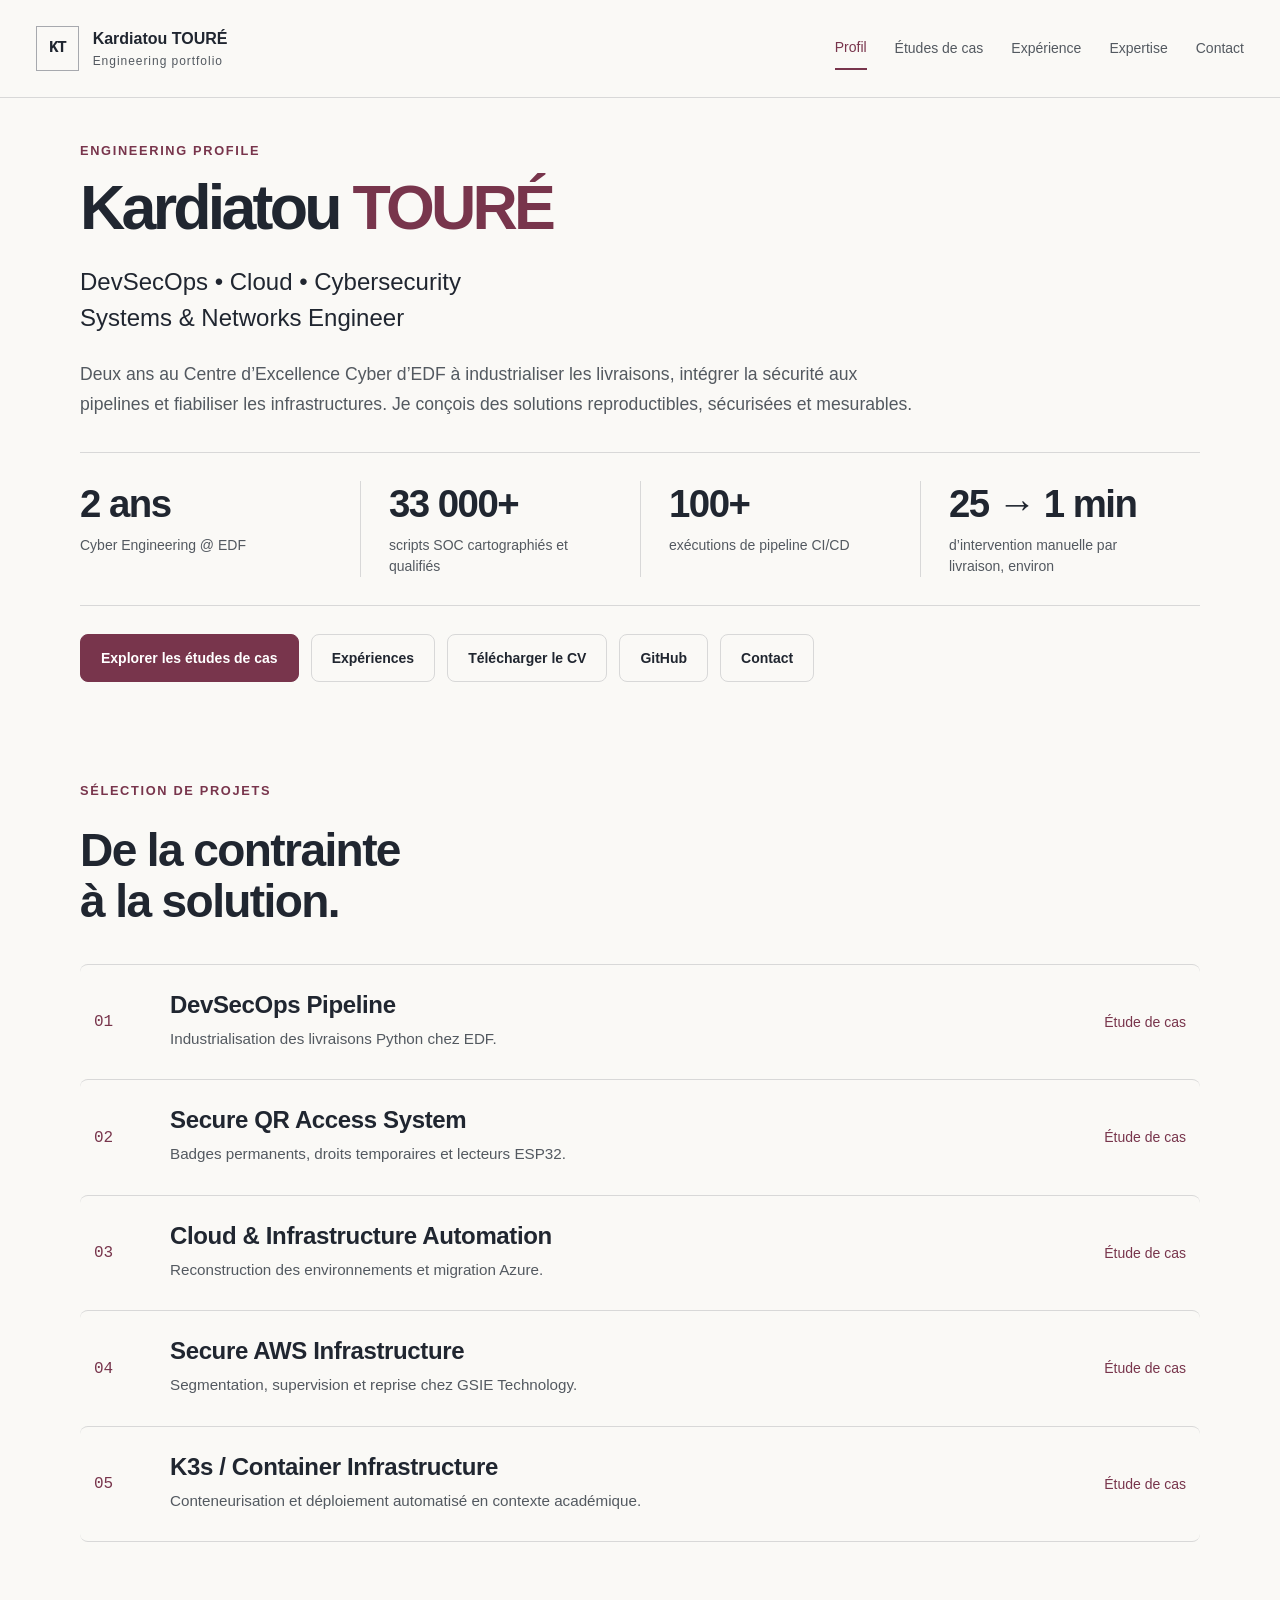
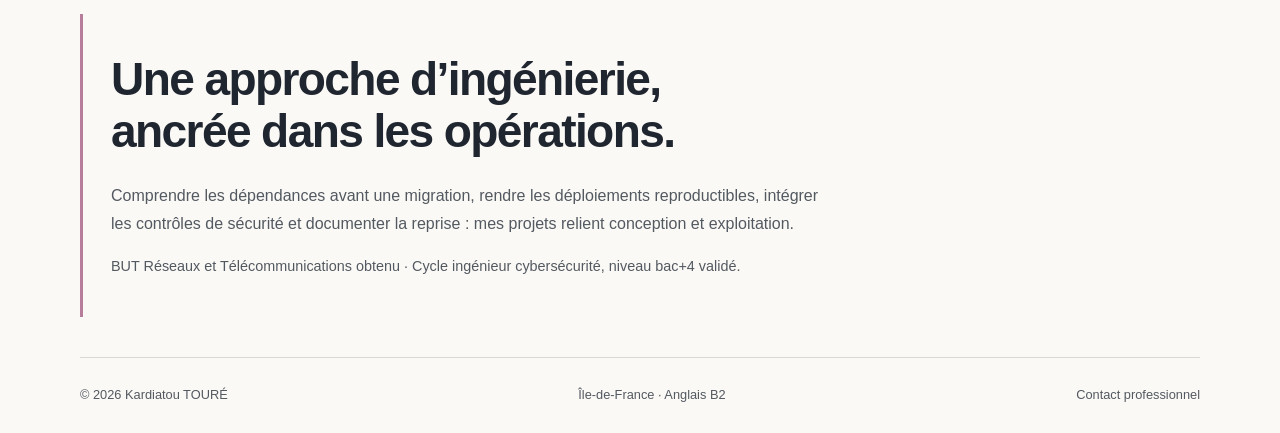
<file: index.html>
<!doctype html><html lang="fr"><head><meta charset="utf-8"><meta name="viewport" content="width=device-width, initial-scale=1"><title>DevSecOps · Cloud · Systèmes et réseaux | Kardiatou TOURÉ</title><meta name="description" content="Portfolio de Kardiatou TOURÉ : DevSecOps, cloud, cybersécurité et systèmes et réseaux. Missions, architectures et études de cas."><meta name="theme-color" content="#0c1420"><link rel="stylesheet" href="design.css"><link rel="icon" href="data:image/svg+xml,%3Csvg xmlns='http://www.w3.org/2000/svg' viewBox='0 0 64 64'%3E%3Crect width='64' height='64' rx='8' fill='%230c1420'/%3E%3Ctext x='9' y='43' fill='%2390dcd4' font-family='Arial' font-size='30' font-weight='bold'%3EKT%3C/text%3E%3C/svg%3E"></head><body><a class="skip" href="#main">Aller au contenu</a><header class="header"><a class="brand" href="index.html"><span class="monogram">KT</span><span>Kardiatou TOURÉ<small>Engineering portfolio</small></span></a><nav aria-label="Navigation principale"><a href="index.html" aria-current="page">Profil</a><a href="projects.html">Études de cas</a><a href="experience.html">Expérience</a><a href="expertise.html">Expertise</a><a href="contact.html">Contact</a></nav></header><main class="wrap" id="main"><section class="executive"><p class="eyebrow">ENGINEERING PROFILE</p><h1>Kardiatou<br> <span>TOURÉ</span></h1><p class="position">DevSecOps • Cloud • Cybersecurity<span class="position-line">Systems &amp; Networks Engineer</span></p><p class="lead">Deux ans au Centre d’Excellence Cyber d’EDF à industrialiser les livraisons, intégrer la sécurité aux pipelines et fiabiliser les infrastructures. Je conçois des solutions reproductibles, sécurisées et mesurables.</p><div class="proofs"><div><strong>2 ans</strong><span>Cyber Engineering @ EDF</span></div><div><strong>33 000+</strong><span>scripts SOC cartographiés et qualifiés</span></div><div><strong>100+</strong><span>exécutions de pipeline CI/CD</span></div><div><strong>25 → 1 min</strong><span>d’intervention manuelle par livraison, environ</span></div></div><div class="actions"><a class="button primary" href="projects.html">Explorer les études de cas</a><a class="button secondary" href="experience.html">Expériences</a><a class="button secondary" href="CV_Kardiatou_TOURE.pdf">Télécharger le CV</a><a class="button secondary" href="https://github.com/kardiatou0">GitHub</a><a class="button secondary" href="contact.html">Contact</a></div></section><section class="section" id="projets"><div class="section-head"><p class="eyebrow">SÉLECTION DE PROJETS</p><h2>De la contrainte<br>à la solution.</h2></div><div class="project-index"><a class="index-row" href="projects.html#edf"><span class="number">01</span><div><h3>DevSecOps Pipeline</h3><p>Industrialisation des livraisons Python chez EDF.</p></div><span class="row-action">Étude de cas</span></a><a class="index-row" href="projects.html#qr"><span class="number">02</span><div><h3>Secure QR Access System</h3><p>Badges permanents, droits temporaires et lecteurs ESP32.</p></div><span class="row-action">Étude de cas</span></a><a class="index-row" href="projects.html#cloud"><span class="number">03</span><div><h3>Cloud & Infrastructure Automation</h3><p>Reconstruction des environnements et migration Azure.</p></div><span class="row-action">Étude de cas</span></a><a class="index-row" href="projects.html#gsie"><span class="number">04</span><div><h3>Secure AWS Infrastructure</h3><p>Segmentation, supervision et reprise chez GSIE Technology.</p></div><span class="row-action">Étude de cas</span></a><a class="index-row" href="projects.html#k3s"><span class="number">05</span><div><h3>K3s / Container Infrastructure</h3><p>Conteneurisation et déploiement automatisé en contexte académique.</p></div><span class="row-action">Étude de cas</span></a></div></section><section class="profile-note"><h2>Une approche d’ingénierie,<br>ancrée dans les opérations.</h2><p>Comprendre les dépendances avant une migration, rendre les déploiements reproductibles, intégrer les contrôles de sécurité et documenter la reprise : mes projets relient conception et exploitation.</p><p class="muted">BUT Réseaux et Télécommunications obtenu · Cycle ingénieur cybersécurité, niveau bac+4 validé.</p></section></main><footer class="footer wrap"><span>© 2026 Kardiatou TOURÉ</span><span>Île-de-France · Anglais B2</span><a href="contact.html">Contact professionnel</a></footer></body></html>
</file>
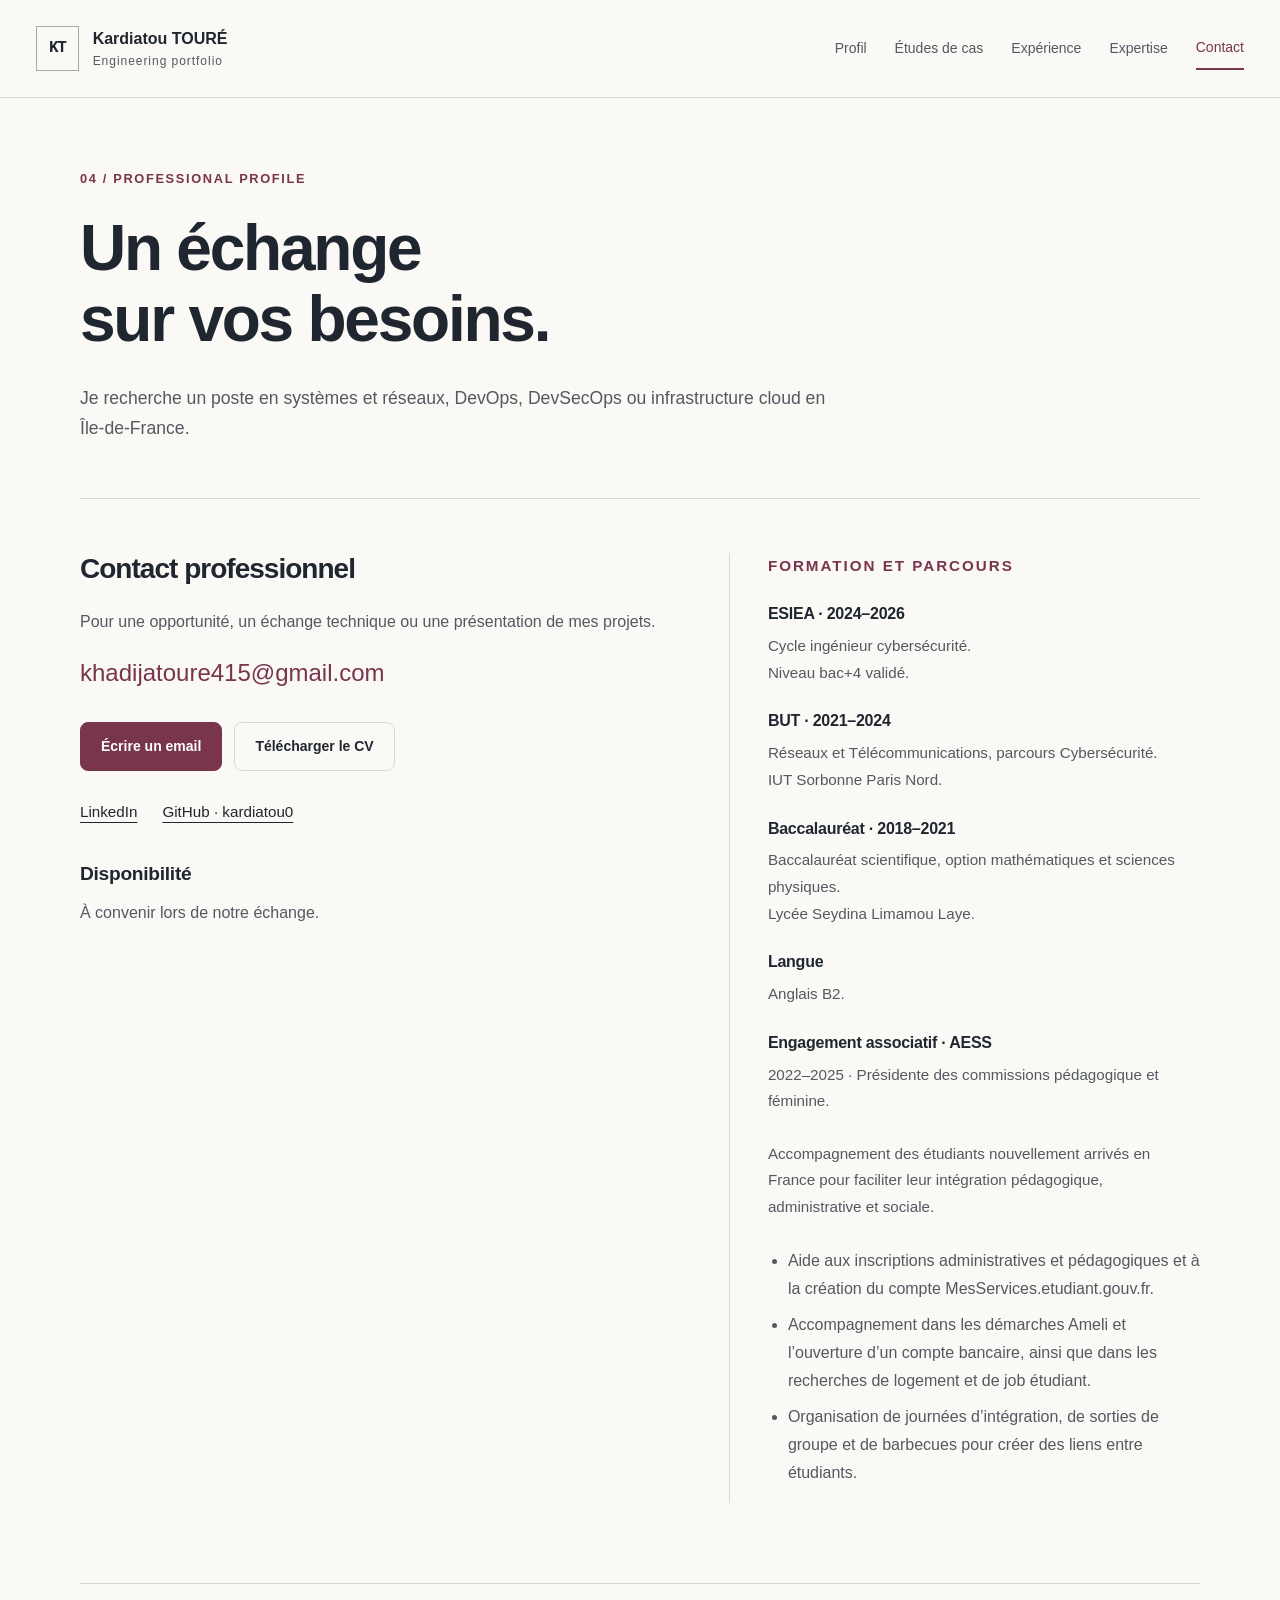
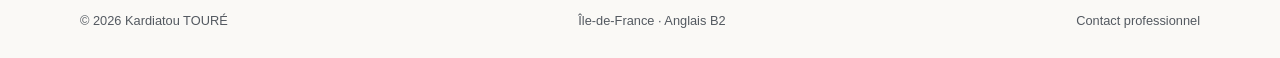
<file: contact.html>
<!doctype html><html lang="fr"><head><meta charset="utf-8"><meta name="viewport" content="width=device-width, initial-scale=1"><title>Contact et profil professionnel | Kardiatou TOURÉ</title><meta name="description" content="Contacter Kardiatou TOURÉ, télécharger son CV et retrouver ses profils LinkedIn et GitHub."><meta name="theme-color" content="#0c1420"><link rel="stylesheet" href="design.css"><link rel="icon" href="data:image/svg+xml,%3Csvg xmlns='http://www.w3.org/2000/svg' viewBox='0 0 64 64'%3E%3Crect width='64' height='64' rx='8' fill='%230c1420'/%3E%3Ctext x='9' y='43' fill='%2390dcd4' font-family='Arial' font-size='30' font-weight='bold'%3EKT%3C/text%3E%3C/svg%3E"></head><body><a class="skip" href="#main">Aller au contenu</a><header class="header"><a class="brand" href="index.html"><span class="monogram">KT</span><span>Kardiatou TOURÉ<small>Engineering portfolio</small></span></a><nav aria-label="Navigation principale"><a href="index.html">Profil</a><a href="projects.html">Études de cas</a><a href="experience.html">Expérience</a><a href="expertise.html">Expertise</a><a href="contact.html" aria-current="page">Contact</a></nav></header><main class="wrap" id="main"><div class="page-heading"><p class="eyebrow">04 / PROFESSIONAL PROFILE</p><h1>Un échange<br>sur vos besoins.</h1><p class="lead">Je recherche un poste en systèmes et réseaux, DevOps, DevSecOps ou infrastructure cloud en Île-de-France.</p></div><div class="contact-grid"><section class="contact-main"><h2>Contact professionnel</h2><p>Pour une opportunité, un échange technique ou une présentation de mes projets.</p><a class="email" href="mailto:khadijatoure415@gmail.com">khadijatoure415@gmail.com</a><div class="actions"><a class="button primary" href="mailto:khadijatoure415@gmail.com">Écrire un email</a><a class="button secondary" href="CV_Kardiatou_TOURE.pdf">Télécharger le CV</a></div><div class="social-links"><a href="https://www.linkedin.com/in/kardiatou-toure" target="_blank" rel="noopener noreferrer">LinkedIn</a><a href="https://github.com/kardiatou0" target="_blank" rel="noopener noreferrer">GitHub · kardiatou0</a></div><h3>Disponibilité</h3><p>À convenir lors de notre échange.</p></section><aside class="professional"><p class="eyebrow">FORMATION ET PARCOURS</p><h3>ESIEA · 2024–2026</h3><p>Cycle ingénieur cybersécurité.<br>Niveau bac+4 validé.</p><h3>BUT · 2021–2024</h3><p>Réseaux et Télécommunications, parcours Cybersécurité.<br>IUT Sorbonne Paris Nord.</p><h3>Baccalauréat · 2018–2021</h3><p>Baccalauréat scientifique, option mathématiques et sciences physiques.<br>Lycée Seydina Limamou Laye.</p><h3>Langue</h3><p>Anglais B2.</p><h3>Engagement associatif · AESS</h3><p>2022–2025 · Présidente des commissions pédagogique et féminine.</p><p>Accompagnement des étudiants nouvellement arrivés en France pour faciliter leur intégration pédagogique, administrative et sociale.</p><ul><li>Aide aux inscriptions administratives et pédagogiques et à la création du compte MesServices.etudiant.gouv.fr.</li><li>Accompagnement dans les démarches Ameli et l’ouverture d’un compte bancaire, ainsi que dans les recherches de logement et de job étudiant.</li><li>Organisation de journées d’intégration, de sorties de groupe et de barbecues pour créer des liens entre étudiants.</li></ul></aside></div></main><footer class="footer wrap"><span>© 2026 Kardiatou TOURÉ</span><span>Île-de-France · Anglais B2</span><a href="contact.html">Contact professionnel</a></footer></body></html>
</file>
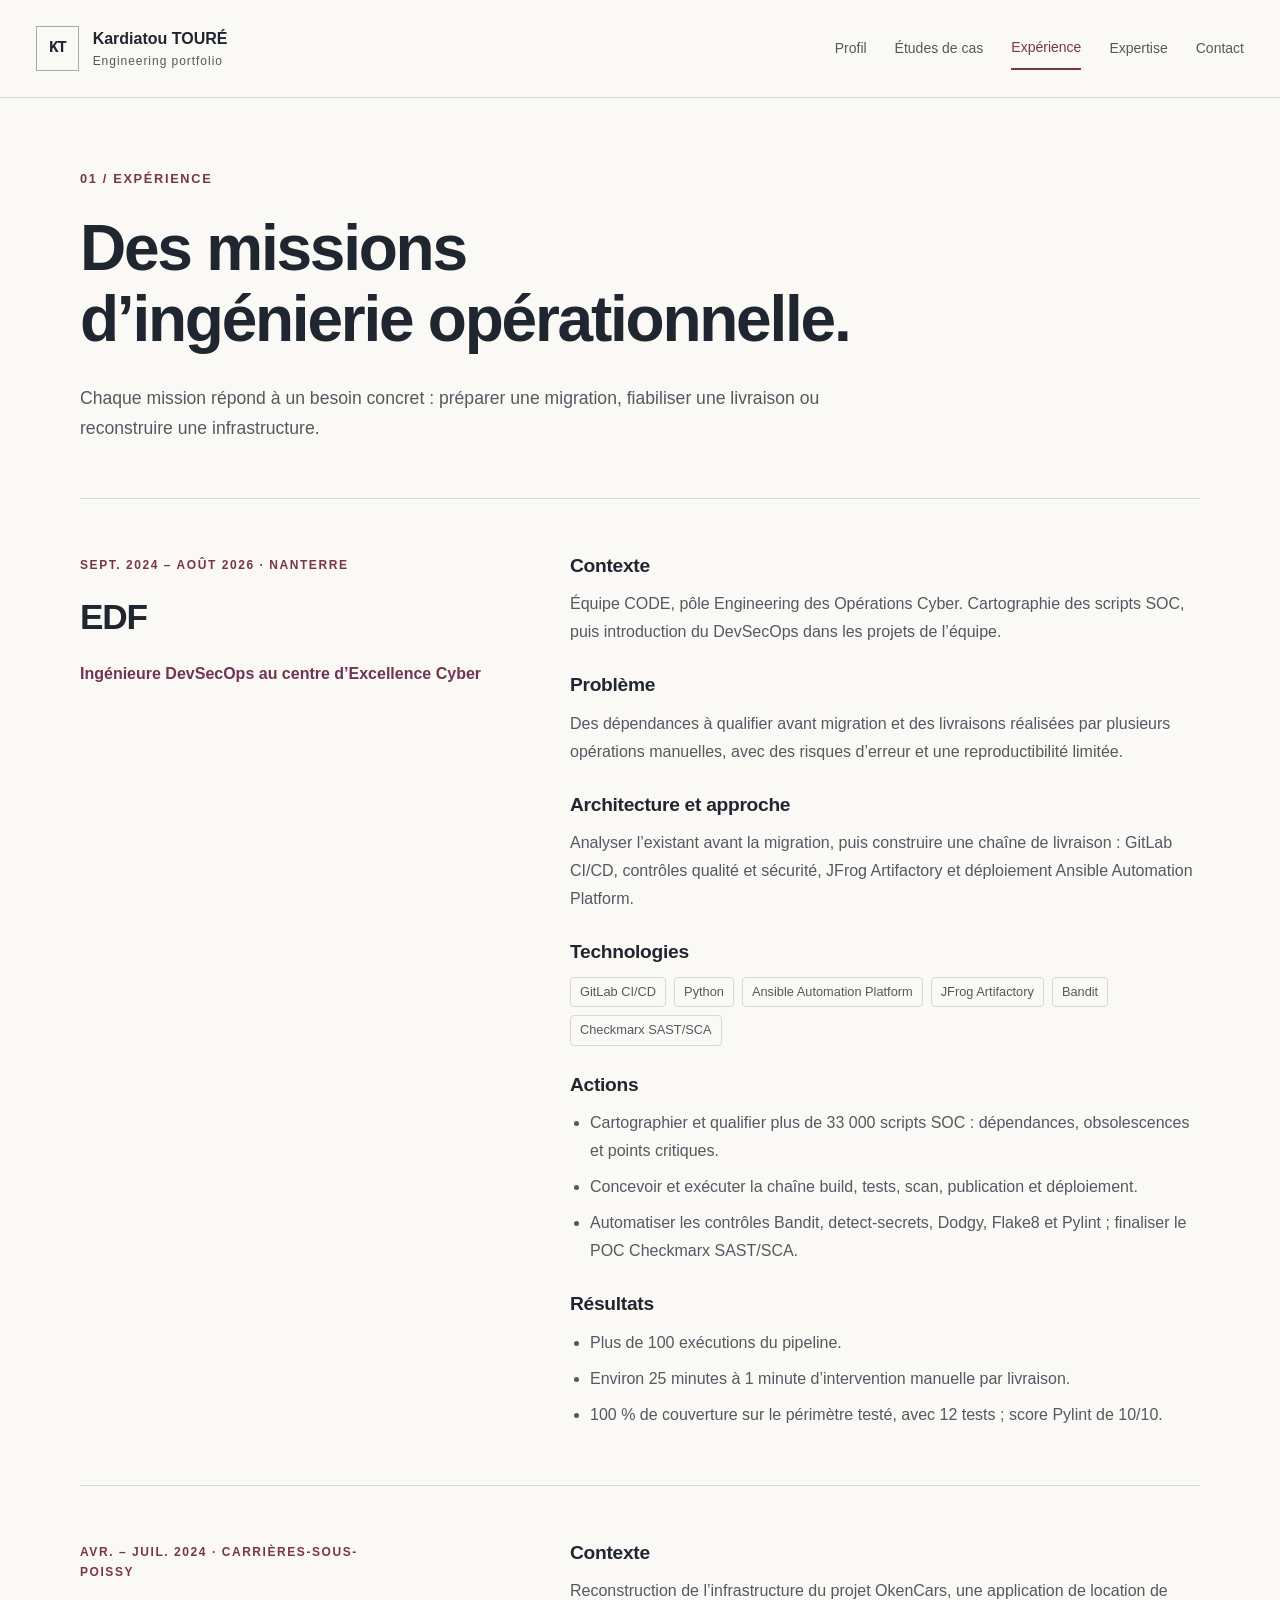
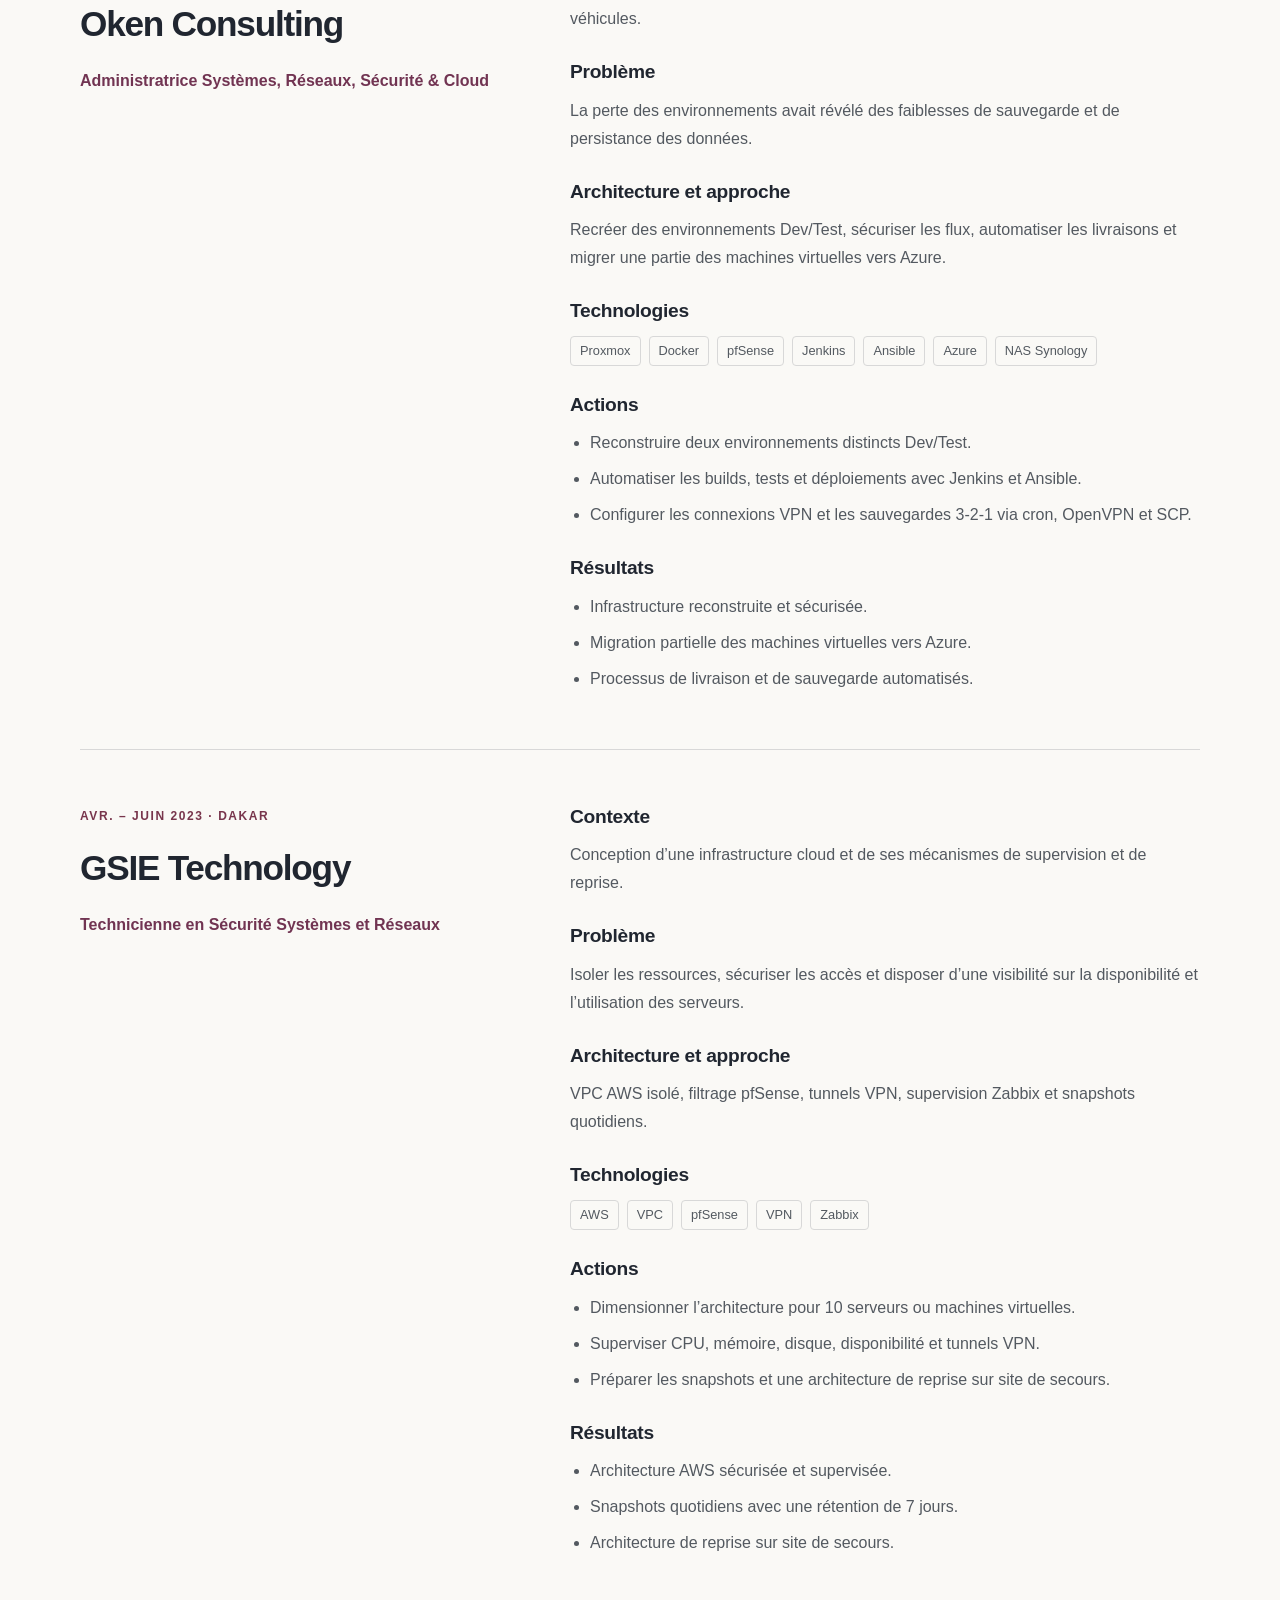
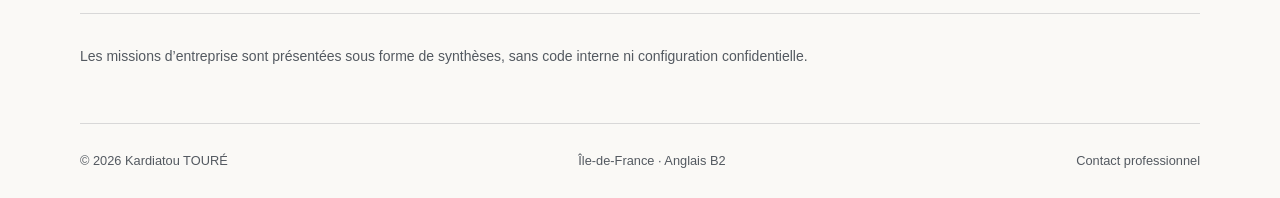
<file: experience.html>
<!doctype html><html lang="fr"><head><meta charset="utf-8"><meta name="viewport" content="width=device-width, initial-scale=1"><title>Expérience | Kardiatou TOURÉ</title><meta name="description" content="Missions EDF, Oken Consulting et GSIE : contexte, problème, approche technique, actions et résultats."><meta name="theme-color" content="#0c1420"><link rel="stylesheet" href="design.css"><link rel="icon" href="data:image/svg+xml,%3Csvg xmlns='http://www.w3.org/2000/svg' viewBox='0 0 64 64'%3E%3Crect width='64' height='64' rx='8' fill='%230c1420'/%3E%3Ctext x='9' y='43' fill='%2390dcd4' font-family='Arial' font-size='30' font-weight='bold'%3EKT%3C/text%3E%3C/svg%3E"></head><body><a class="skip" href="#main">Aller au contenu</a><header class="header"><a class="brand" href="index.html"><span class="monogram">KT</span><span>Kardiatou TOURÉ<small>Engineering portfolio</small></span></a><nav aria-label="Navigation principale"><a href="index.html">Profil</a><a href="projects.html">Études de cas</a><a href="experience.html" aria-current="page">Expérience</a><a href="expertise.html">Expertise</a><a href="contact.html">Contact</a></nav></header><main class="wrap" id="main"><div class="page-heading"><p class="eyebrow">01 / EXPÉRIENCE</p><h1>Des missions<br>d’ingénierie opérationnelle.</h1><p class="lead">Chaque mission répond à un besoin concret : préparer une migration, fiabiliser une livraison ou reconstruire une infrastructure.</p></div><article class="mission" id="edf"><div class="mission-title"><p class="eyebrow">SEPT. 2024 – AOÛT 2026 · NANTERRE</p><h2>EDF</h2><p>Ingénieure DevSecOps au centre d’Excellence Cyber</p></div><div class="mission-body"><div><h3>Contexte</h3><p>Équipe CODE, pôle Engineering des Opérations Cyber. Cartographie des scripts SOC, puis introduction du DevSecOps dans les projets de l’équipe.</p></div><div><h3>Problème</h3><p>Des dépendances à qualifier avant migration et des livraisons réalisées par plusieurs opérations manuelles, avec des risques d’erreur et une reproductibilité limitée.</p></div><div><h3>Architecture et approche</h3><p>Analyser l’existant avant la migration, puis construire une chaîne de livraison : GitLab CI/CD, contrôles qualité et sécurité, JFrog Artifactory et déploiement Ansible Automation Platform.</p></div><div><h3>Technologies</h3><div class="tags"><span>GitLab CI/CD</span><span>Python</span><span>Ansible Automation Platform</span><span>JFrog Artifactory</span><span>Bandit</span><span>Checkmarx SAST/SCA</span></div></div><div><h3>Actions</h3><ul><li>Cartographier et qualifier plus de 33 000 scripts SOC : dépendances, obsolescences et points critiques.</li><li>Concevoir et exécuter la chaîne build, tests, scan, publication et déploiement.</li><li>Automatiser les contrôles Bandit, detect-secrets, Dodgy, Flake8 et Pylint ; finaliser le POC Checkmarx SAST/SCA.</li></ul></div><div><h3>Résultats</h3><ul><li>Plus de 100 exécutions du pipeline.</li><li>Environ 25 minutes à 1 minute d’intervention manuelle par livraison.</li><li>100 % de couverture sur le périmètre testé, avec 12 tests ; score Pylint de 10/10.</li></ul></div></div></article><article class="mission" id="oken"><div class="mission-title"><p class="eyebrow">AVR. – JUIL. 2024 · CARRIÈRES-SOUS-POISSY</p><h2>Oken Consulting</h2><p>Administratrice Systèmes, Réseaux, Sécurité &amp; Cloud</p></div><div class="mission-body"><div><h3>Contexte</h3><p>Reconstruction de l’infrastructure du projet OkenCars, une application de location de véhicules.</p></div><div><h3>Problème</h3><p>La perte des environnements avait révélé des faiblesses de sauvegarde et de persistance des données.</p></div><div><h3>Architecture et approche</h3><p>Recréer des environnements Dev/Test, sécuriser les flux, automatiser les livraisons et migrer une partie des machines virtuelles vers Azure.</p></div><div><h3>Technologies</h3><div class="tags"><span>Proxmox</span><span>Docker</span><span>pfSense</span><span>Jenkins</span><span>Ansible</span><span>Azure</span><span>NAS Synology</span></div></div><div><h3>Actions</h3><ul><li>Reconstruire deux environnements distincts Dev/Test.</li><li>Automatiser les builds, tests et déploiements avec Jenkins et Ansible.</li><li>Configurer les connexions VPN et les sauvegardes 3-2-1 via cron, OpenVPN et SCP.</li></ul></div><div><h3>Résultats</h3><ul><li>Infrastructure reconstruite et sécurisée.</li><li>Migration partielle des machines virtuelles vers Azure.</li><li>Processus de livraison et de sauvegarde automatisés.</li></ul></div></div></article><article class="mission" id="gsie"><div class="mission-title"><p class="eyebrow">AVR. – JUIN 2023 · DAKAR</p><h2>GSIE Technology</h2><p>Technicienne en Sécurité Systèmes et Réseaux</p></div><div class="mission-body"><div><h3>Contexte</h3><p>Conception d’une infrastructure cloud et de ses mécanismes de supervision et de reprise.</p></div><div><h3>Problème</h3><p>Isoler les ressources, sécuriser les accès et disposer d’une visibilité sur la disponibilité et l’utilisation des serveurs.</p></div><div><h3>Architecture et approche</h3><p>VPC AWS isolé, filtrage pfSense, tunnels VPN, supervision Zabbix et snapshots quotidiens.</p></div><div><h3>Technologies</h3><div class="tags"><span>AWS</span><span>VPC</span><span>pfSense</span><span>VPN</span><span>Zabbix</span></div></div><div><h3>Actions</h3><ul><li>Dimensionner l’architecture pour 10 serveurs ou machines virtuelles.</li><li>Superviser CPU, mémoire, disque, disponibilité et tunnels VPN.</li><li>Préparer les snapshots et une architecture de reprise sur site de secours.</li></ul></div><div><h3>Résultats</h3><ul><li>Architecture AWS sécurisée et supervisée.</li><li>Snapshots quotidiens avec une rétention de 7 jours.</li><li>Architecture de reprise sur site de secours.</li></ul></div></div></article><div class="endnote">Les missions d’entreprise sont présentées sous forme de synthèses, sans code interne ni configuration confidentielle.</div></main><footer class="footer wrap"><span>© 2026 Kardiatou TOURÉ</span><span>Île-de-France · Anglais B2</span><a href="contact.html">Contact professionnel</a></footer></body></html>
</file>
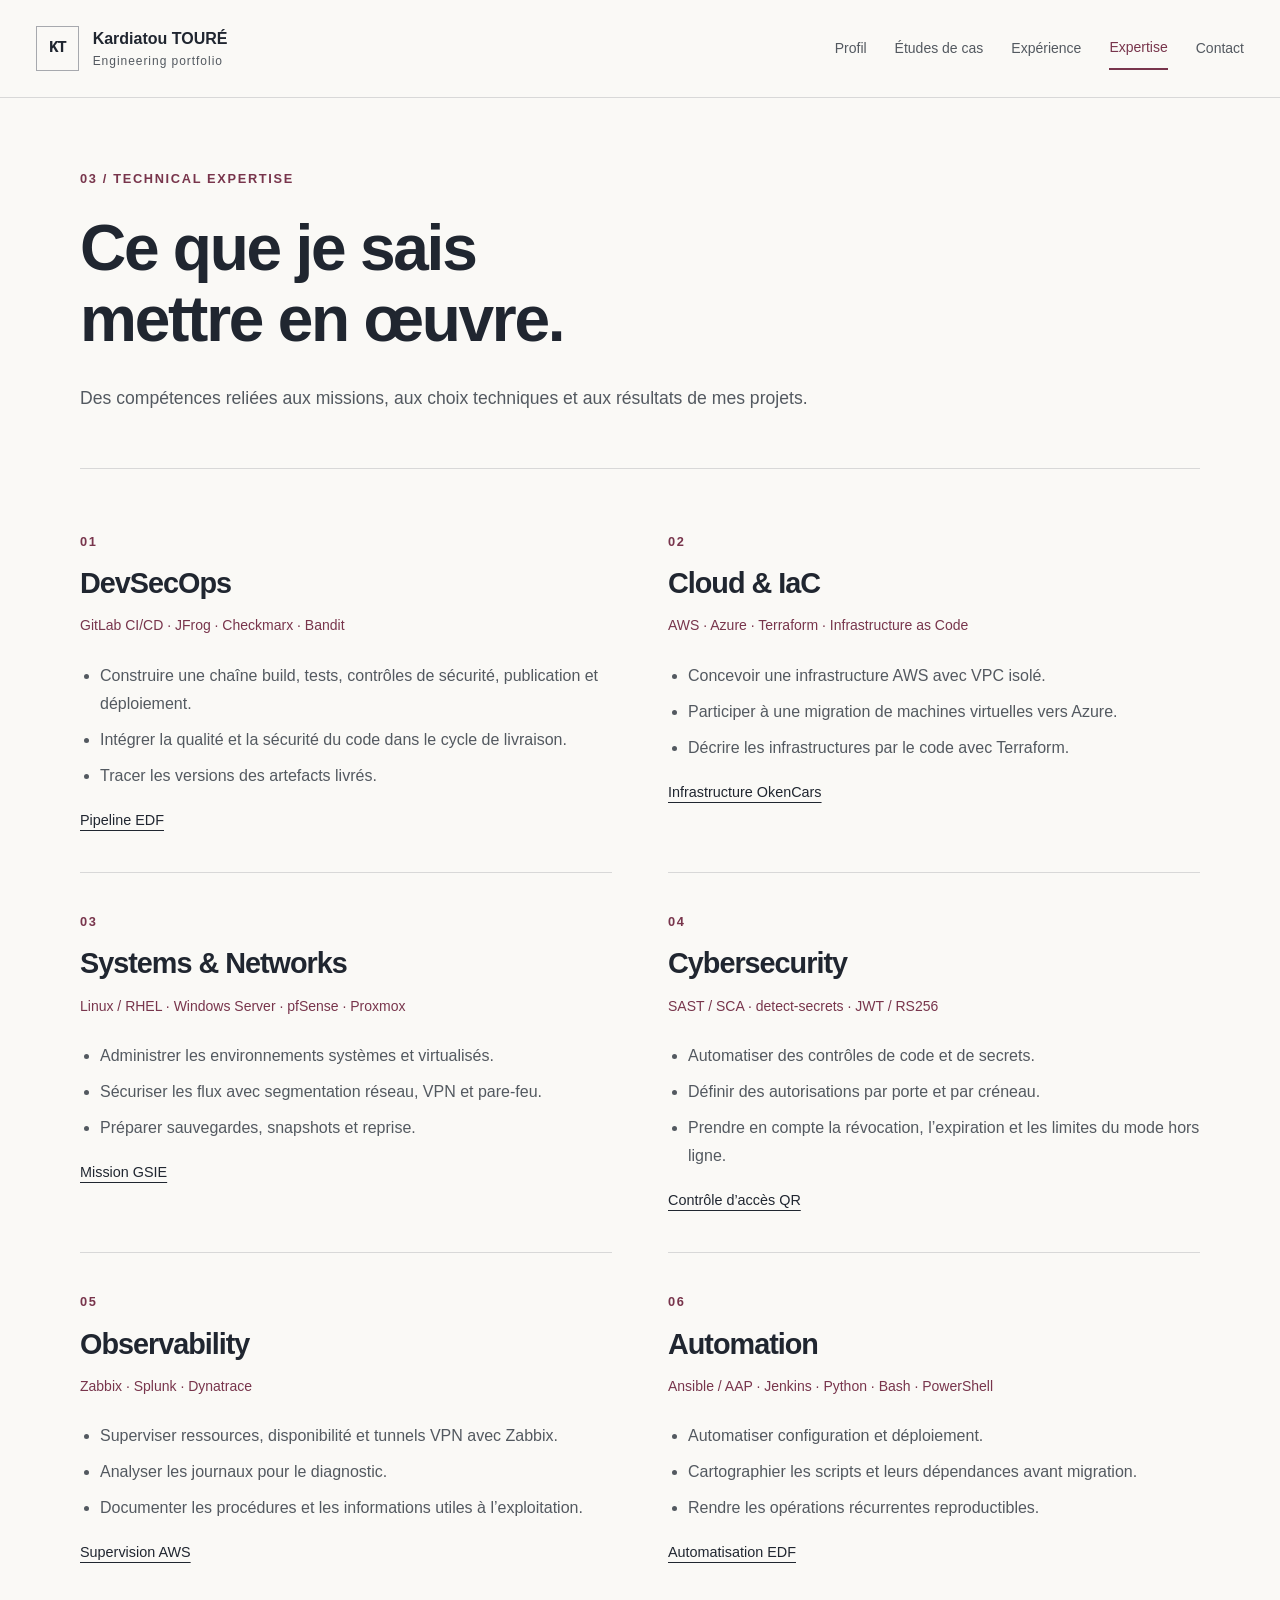
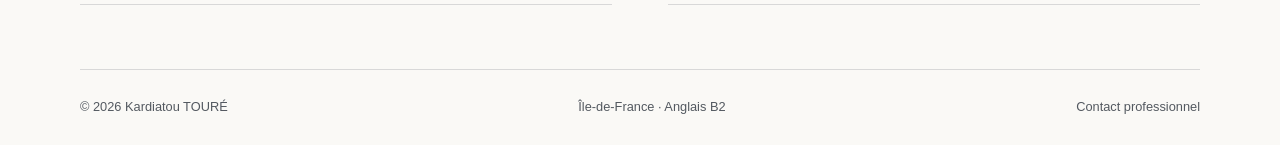
<file: expertise.html>
<!doctype html><html lang="fr"><head><meta charset="utf-8"><meta name="viewport" content="width=device-width, initial-scale=1"><title>Expertise technique | Kardiatou TOURÉ</title><meta name="description" content="Expertise en DevSecOps, cloud et IaC, systèmes et réseaux, cybersécurité, observabilité et automatisation."><meta name="theme-color" content="#0c1420"><link rel="stylesheet" href="design.css"><link rel="icon" href="data:image/svg+xml,%3Csvg xmlns='http://www.w3.org/2000/svg' viewBox='0 0 64 64'%3E%3Crect width='64' height='64' rx='8' fill='%230c1420'/%3E%3Ctext x='9' y='43' fill='%2390dcd4' font-family='Arial' font-size='30' font-weight='bold'%3EKT%3C/text%3E%3C/svg%3E"></head><body><a class="skip" href="#main">Aller au contenu</a><header class="header"><a class="brand" href="index.html"><span class="monogram">KT</span><span>Kardiatou TOURÉ<small>Engineering portfolio</small></span></a><nav aria-label="Navigation principale"><a href="index.html">Profil</a><a href="projects.html">Études de cas</a><a href="experience.html">Expérience</a><a href="expertise.html" aria-current="page">Expertise</a><a href="contact.html">Contact</a></nav></header><main class="wrap" id="main"><div class="page-heading"><p class="eyebrow">03 / TECHNICAL EXPERTISE</p><h1>Ce que je sais<br>mettre en œuvre.</h1><p class="lead">Des compétences reliées aux missions, aux choix techniques et aux résultats de mes projets.</p></div><div class="expertise-grid"><article class="expertise-card"><p class="eyebrow">01</p><h2>DevSecOps</h2><p class="tool-line">GitLab CI/CD · JFrog · Checkmarx · Bandit</p><ul><li>Construire une chaîne build, tests, contrôles de sécurité, publication et déploiement.</li><li>Intégrer la qualité et la sécurité du code dans le cycle de livraison.</li><li>Tracer les versions des artefacts livrés.</li></ul><a class="text-link" href="projects.html#edf">Pipeline EDF</a></article><article class="expertise-card"><p class="eyebrow">02</p><h2>Cloud & IaC</h2><p class="tool-line">AWS · Azure · Terraform · Infrastructure as Code</p><ul><li>Concevoir une infrastructure AWS avec VPC isolé.</li><li>Participer à une migration de machines virtuelles vers Azure.</li><li>Décrire les infrastructures par le code avec Terraform.</li></ul><a class="text-link" href="projects.html#cloud">Infrastructure OkenCars</a></article><article class="expertise-card"><p class="eyebrow">03</p><h2>Systems & Networks</h2><p class="tool-line">Linux / RHEL · Windows Server · pfSense · Proxmox</p><ul><li>Administrer les environnements systèmes et virtualisés.</li><li>Sécuriser les flux avec segmentation réseau, VPN et pare-feu.</li><li>Préparer sauvegardes, snapshots et reprise.</li></ul><a class="text-link" href="experience.html#gsie">Mission GSIE</a></article><article class="expertise-card"><p class="eyebrow">04</p><h2>Cybersecurity</h2><p class="tool-line">SAST / SCA · detect-secrets · JWT / RS256</p><ul><li>Automatiser des contrôles de code et de secrets.</li><li>Définir des autorisations par porte et par créneau.</li><li>Prendre en compte la révocation, l’expiration et les limites du mode hors ligne.</li></ul><a class="text-link" href="projects.html#qr">Contrôle d’accès QR</a></article><article class="expertise-card"><p class="eyebrow">05</p><h2>Observability</h2><p class="tool-line">Zabbix · Splunk · Dynatrace</p><ul><li>Superviser ressources, disponibilité et tunnels VPN avec Zabbix.</li><li>Analyser les journaux pour le diagnostic.</li><li>Documenter les procédures et les informations utiles à l’exploitation.</li></ul><a class="text-link" href="experience.html#gsie">Supervision AWS</a></article><article class="expertise-card"><p class="eyebrow">06</p><h2>Automation</h2><p class="tool-line">Ansible / AAP · Jenkins · Python · Bash · PowerShell</p><ul><li>Automatiser configuration et déploiement.</li><li>Cartographier les scripts et leurs dépendances avant migration.</li><li>Rendre les opérations récurrentes reproductibles.</li></ul><a class="text-link" href="experience.html#edf">Automatisation EDF</a></article></div></main><footer class="footer wrap"><span>© 2026 Kardiatou TOURÉ</span><span>Île-de-France · Anglais B2</span><a href="contact.html">Contact professionnel</a></footer></body></html>
</file>
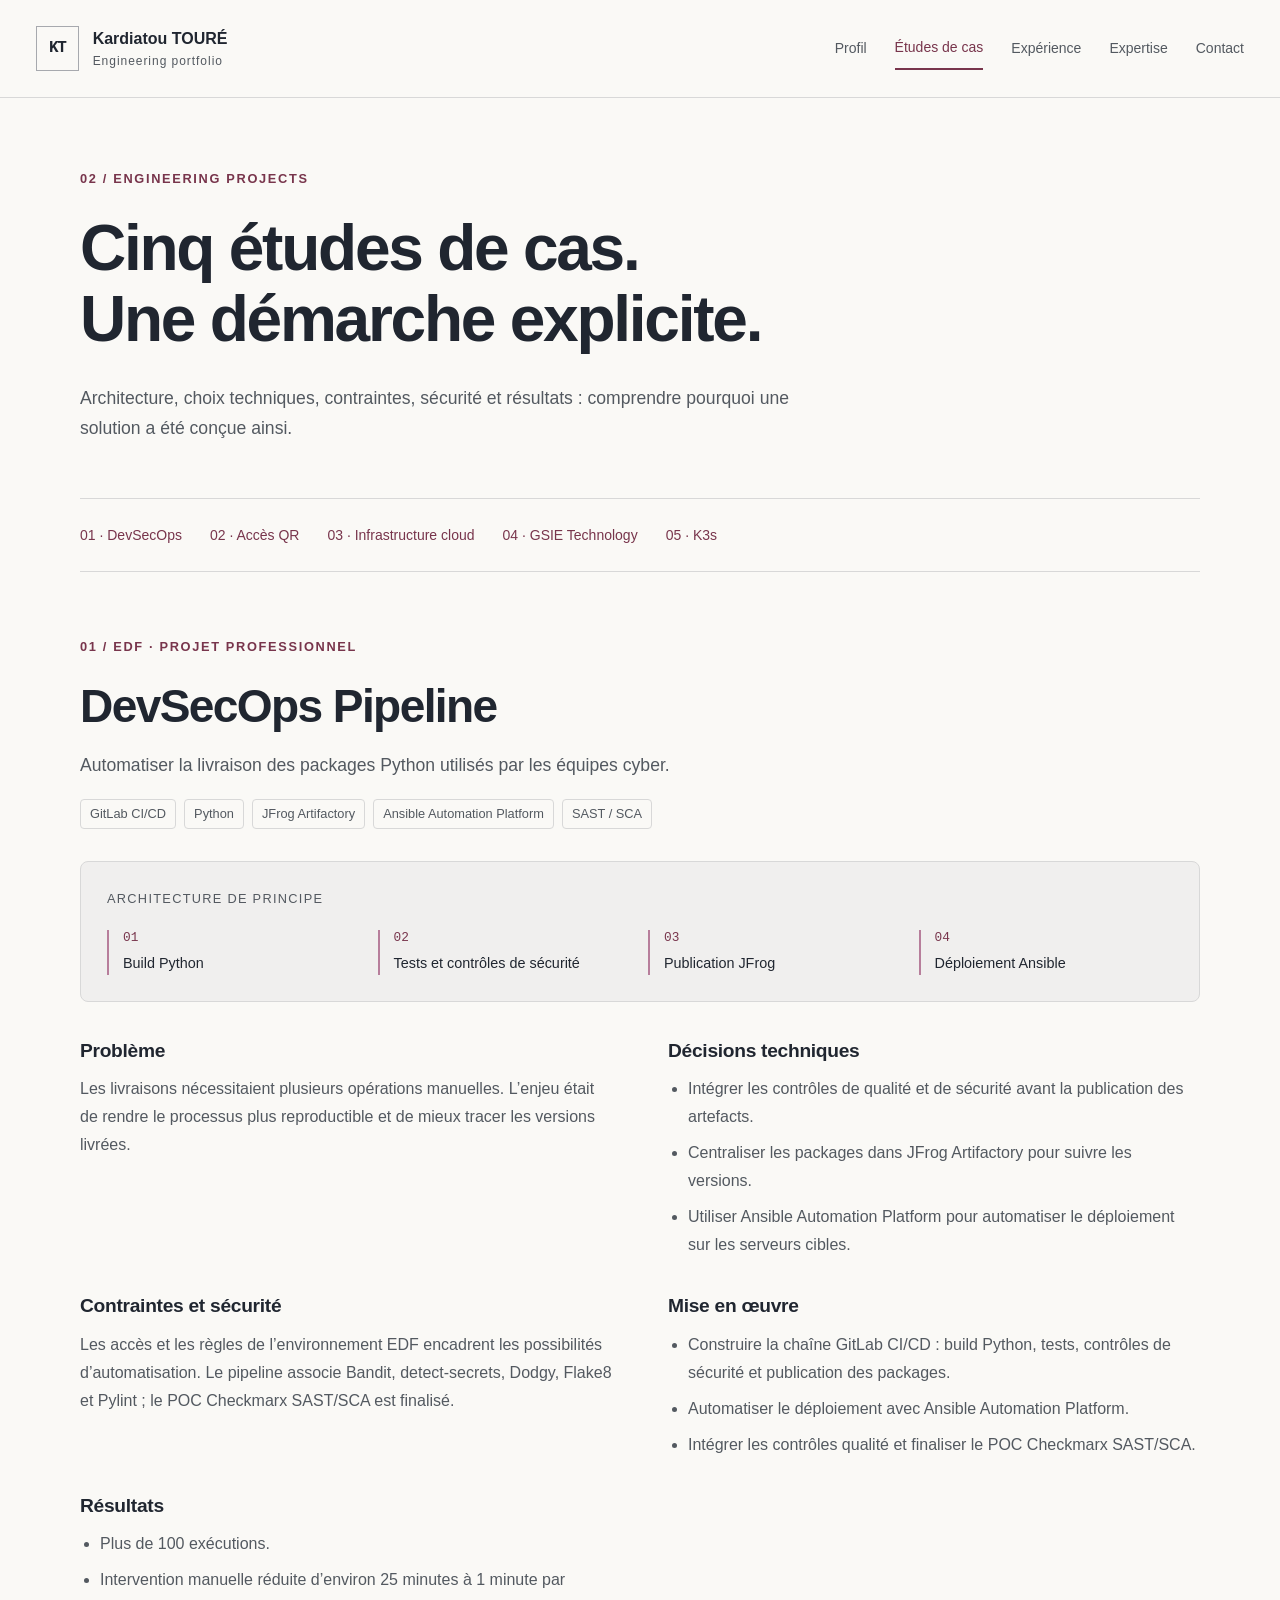
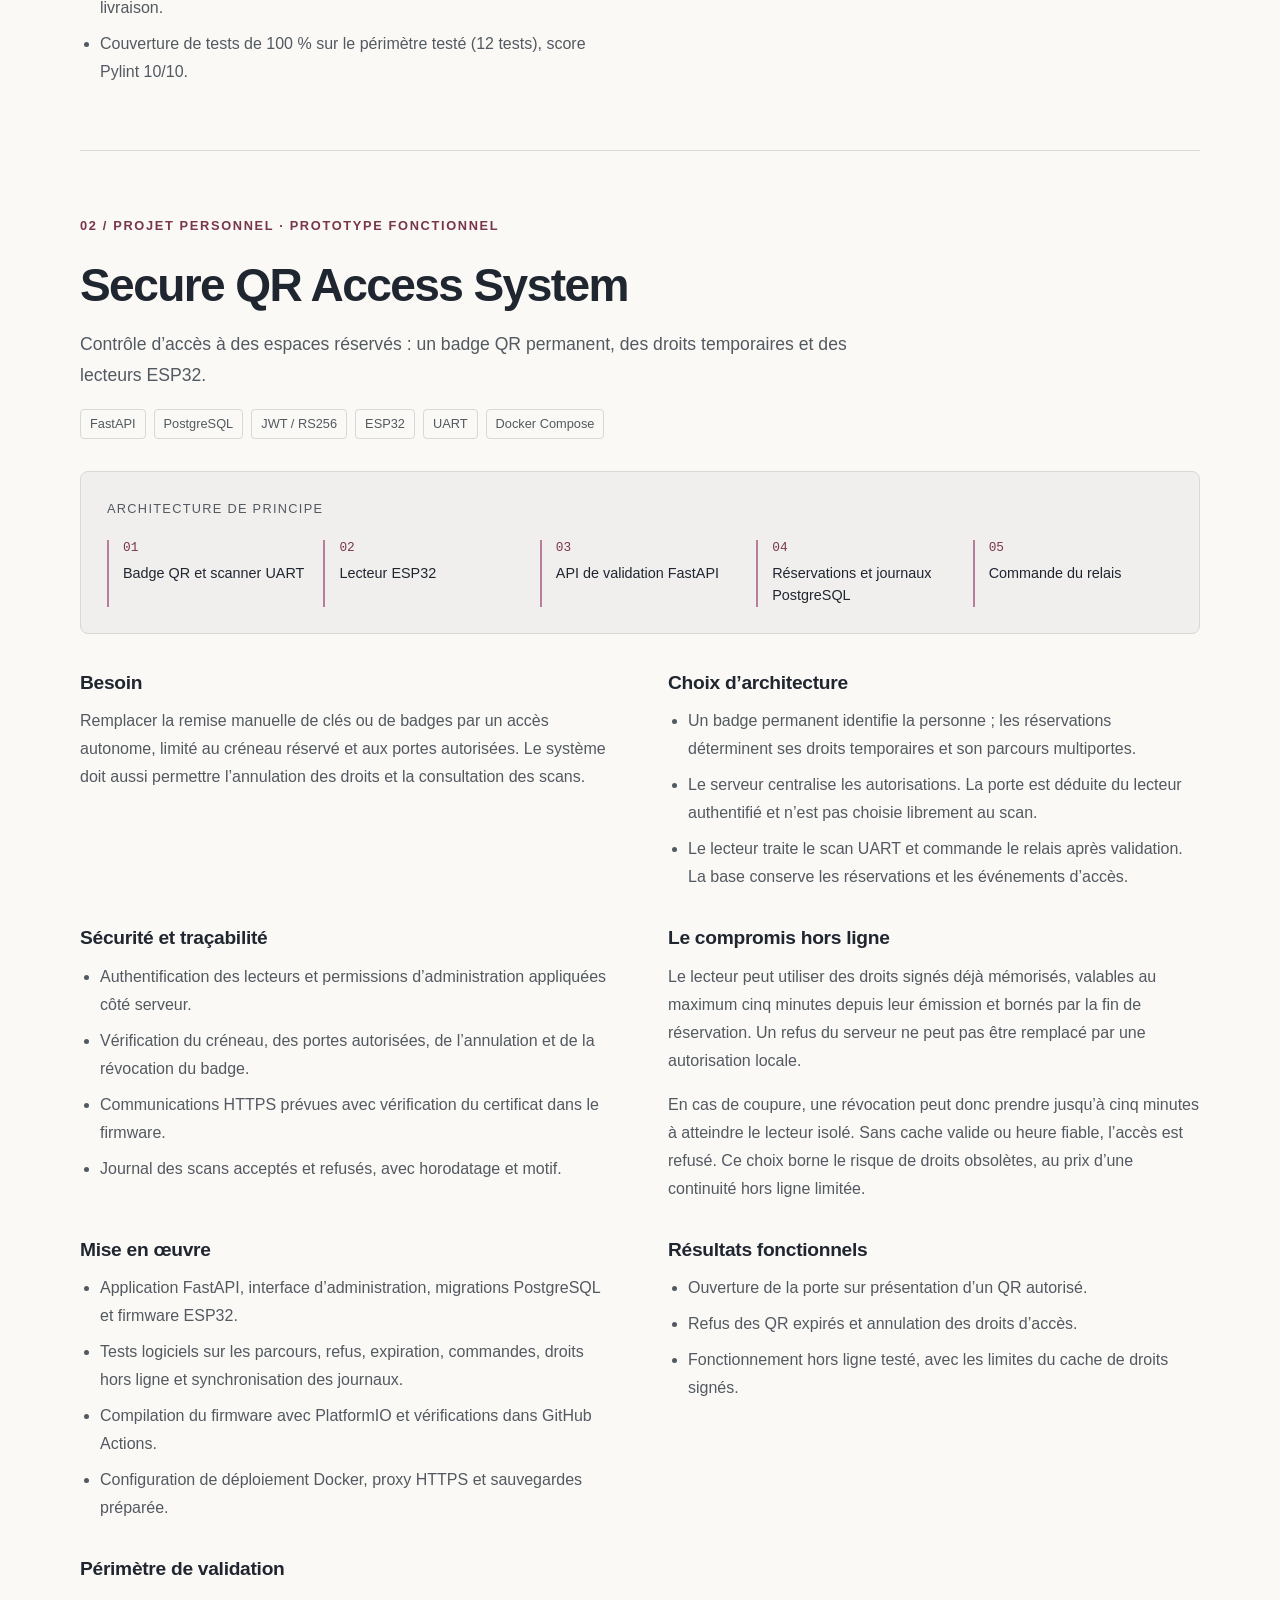
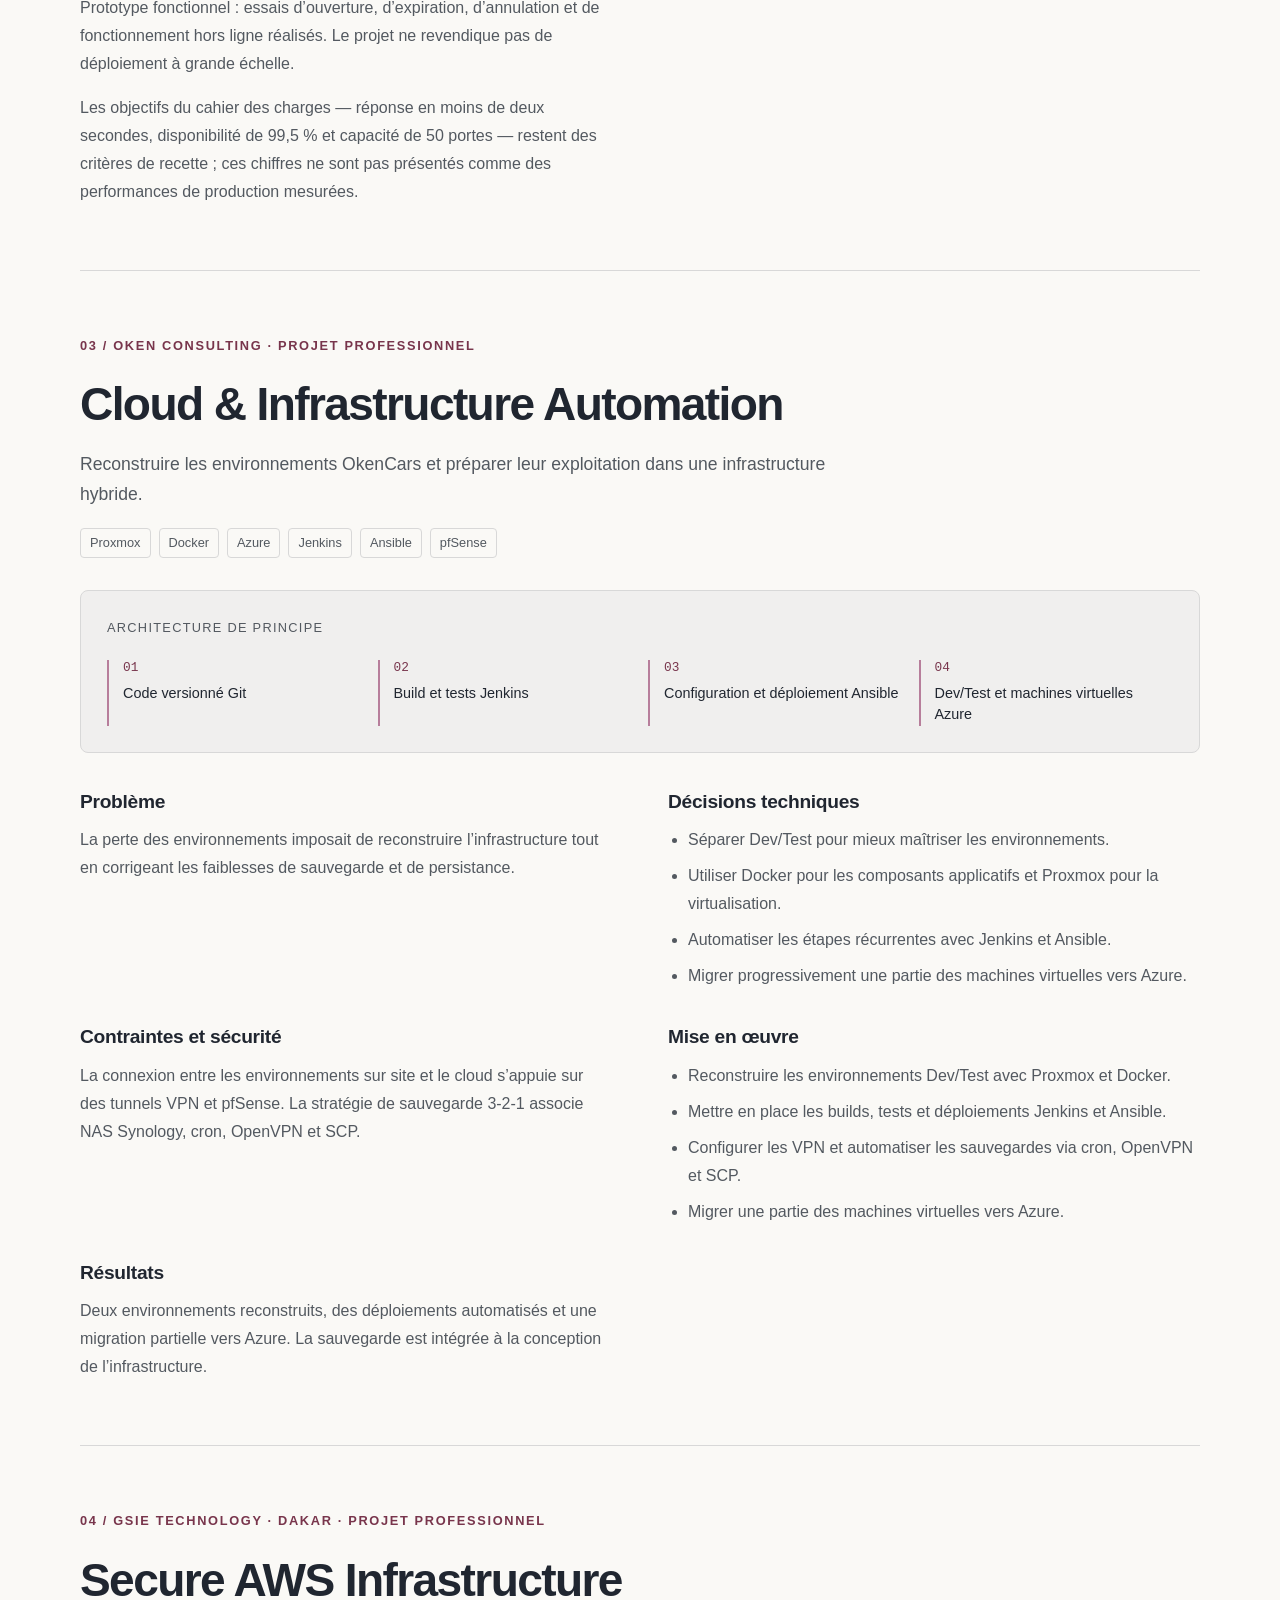
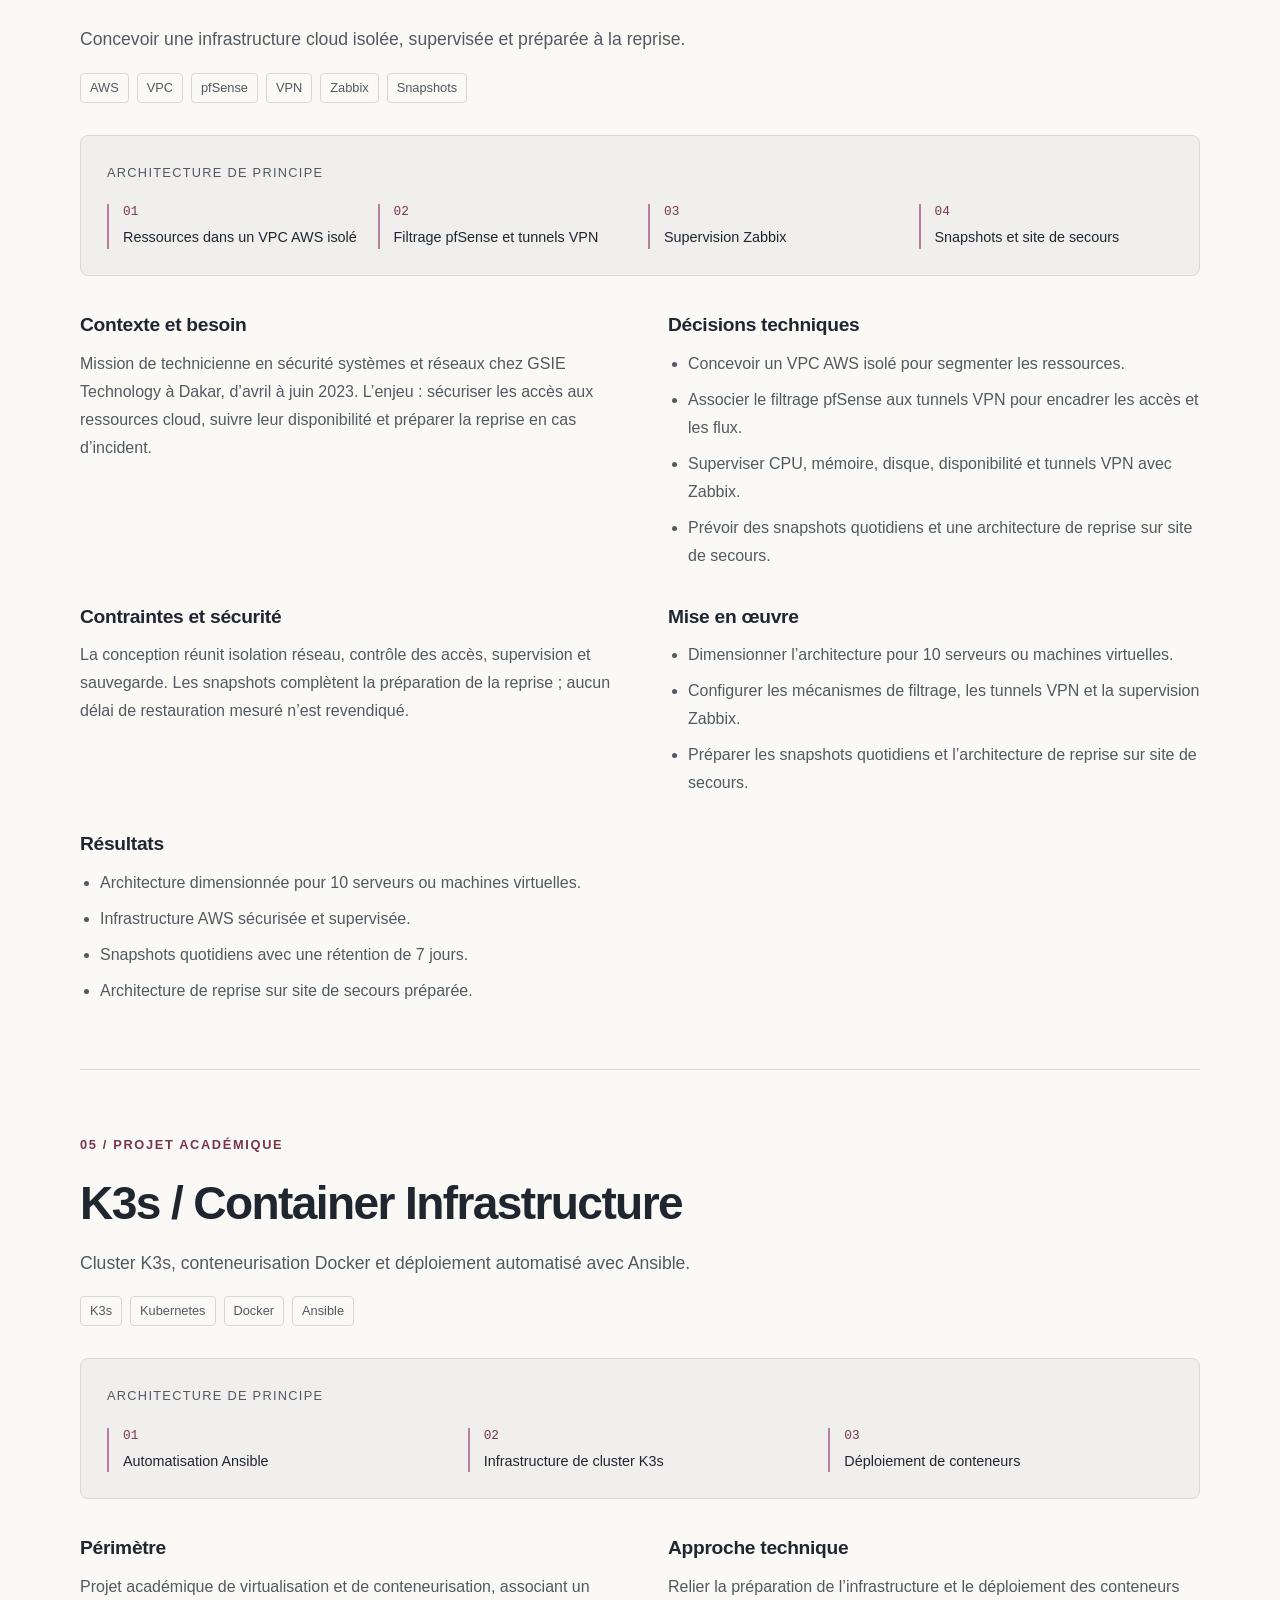
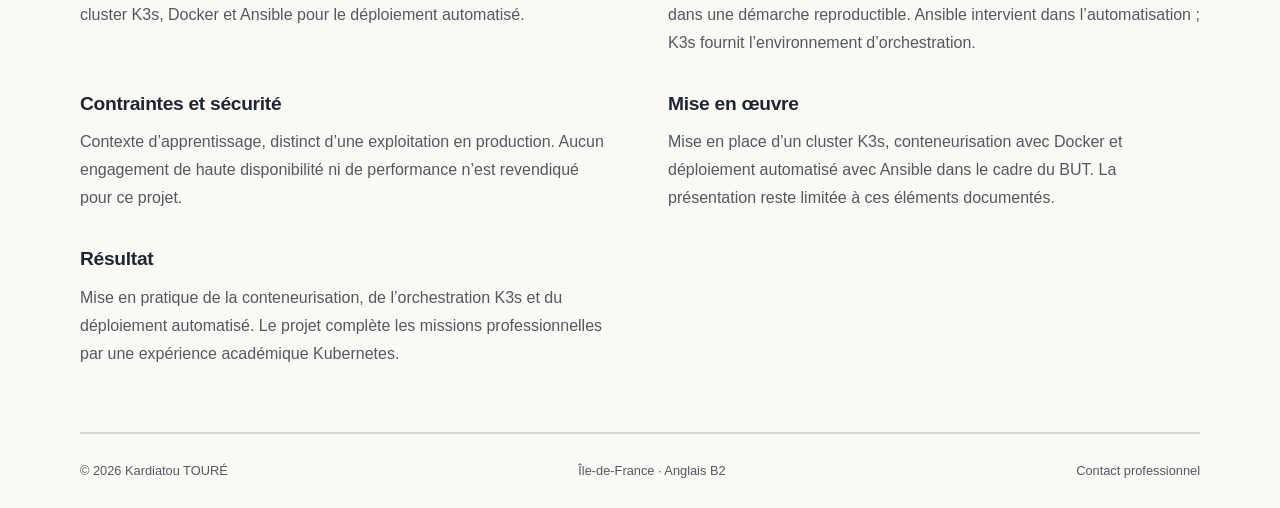
<file: projects.html>
<!doctype html><html lang="fr"><head><meta charset="utf-8"><meta name="viewport" content="width=device-width, initial-scale=1"><title>Études de cas | Kardiatou TOURÉ</title><meta name="description" content="Cinq études de cas : DevSecOps EDF, accès QR, infrastructure OkenCars, AWS chez GSIE Technology et K3s."><meta name="theme-color" content="#0c1420"><link rel="stylesheet" href="design.css"><link rel="icon" href="data:image/svg+xml,%3Csvg xmlns='http://www.w3.org/2000/svg' viewBox='0 0 64 64'%3E%3Crect width='64' height='64' rx='8' fill='%230c1420'/%3E%3Ctext x='9' y='43' fill='%2390dcd4' font-family='Arial' font-size='30' font-weight='bold'%3EKT%3C/text%3E%3C/svg%3E"></head><body><a class="skip" href="#main">Aller au contenu</a><header class="header"><a class="brand" href="index.html"><span class="monogram">KT</span><span>Kardiatou TOURÉ<small>Engineering portfolio</small></span></a><nav aria-label="Navigation principale"><a href="index.html">Profil</a><a href="projects.html" aria-current="page">Études de cas</a><a href="experience.html">Expérience</a><a href="expertise.html">Expertise</a><a href="contact.html">Contact</a></nav></header><main class="wrap" id="main"><div class="page-heading"><p class="eyebrow">02 / ENGINEERING PROJECTS</p><h1>Cinq études de cas.<br>Une démarche explicite.</h1><p class="lead">Architecture, choix techniques, contraintes, sécurité et résultats : comprendre pourquoi une solution a été conçue ainsi.</p></div><nav class="case-nav" aria-label="Études de cas"><a href="#edf">01 · DevSecOps</a><a href="#qr">02 · Accès QR</a><a href="#cloud">03 · Infrastructure cloud</a><a href="#gsie">04 · GSIE Technology</a><a href="#k3s">05 · K3s</a></nav><article class="case" id="edf"><p class="eyebrow">01 / EDF · PROJET PROFESSIONNEL</p><h2>DevSecOps Pipeline</h2><p class="case-intro">Automatiser la livraison des packages Python utilisés par les équipes cyber.</p><div class="tags"><span>GitLab CI/CD</span><span>Python</span><span>JFrog Artifactory</span><span>Ansible Automation Platform</span><span>SAST / SCA</span></div><div class="architecture"><p class="label">Architecture de principe</p><ol class="flow"><li><span>01</span><strong>Build Python</strong></li><li><span>02</span><strong>Tests et contrôles de sécurité</strong></li><li><span>03</span><strong>Publication JFrog</strong></li><li><span>04</span><strong>Déploiement Ansible</strong></li></ol></div><div class="case-content"><div><h3>Problème</h3><p>Les livraisons nécessitaient plusieurs opérations manuelles. L’enjeu était de rendre le processus plus reproductible et de mieux tracer les versions livrées.</p></div><div><h3>Décisions techniques</h3><ul><li>Intégrer les contrôles de qualité et de sécurité avant la publication des artefacts.</li><li>Centraliser les packages dans JFrog Artifactory pour suivre les versions.</li><li>Utiliser Ansible Automation Platform pour automatiser le déploiement sur les serveurs cibles.</li></ul></div><div><h3>Contraintes et sécurité</h3><p>Les accès et les règles de l’environnement EDF encadrent les possibilités d’automatisation. Le pipeline associe Bandit, detect-secrets, Dodgy, Flake8 et Pylint ; le POC Checkmarx SAST/SCA est finalisé.</p></div><div><h3>Mise en œuvre</h3><ul><li>Construire la chaîne GitLab CI/CD : build Python, tests, contrôles de sécurité et publication des packages.</li><li>Automatiser le déploiement avec Ansible Automation Platform.</li><li>Intégrer les contrôles qualité et finaliser le POC Checkmarx SAST/SCA.</li></ul></div><div><h3>Résultats</h3><ul><li>Plus de 100 exécutions.</li><li>Intervention manuelle réduite d’environ 25 minutes à 1 minute par livraison.</li><li>Couverture de tests de 100 % sur le périmètre testé (12 tests), score Pylint 10/10.</li></ul></div></div></article><article class="case" id="qr"><p class="eyebrow">02 / PROJET PERSONNEL · PROTOTYPE FONCTIONNEL</p><h2>Secure QR Access System</h2><p class="case-intro">Contrôle d’accès à des espaces réservés : un badge QR permanent, des droits temporaires et des lecteurs ESP32.</p><div class="tags"><span>FastAPI</span><span>PostgreSQL</span><span>JWT / RS256</span><span>ESP32</span><span>UART</span><span>Docker Compose</span></div><div class="architecture"><p class="label">Architecture de principe</p><ol class="flow"><li><span>01</span><strong>Badge QR et scanner UART</strong></li><li><span>02</span><strong>Lecteur ESP32</strong></li><li><span>03</span><strong>API de validation FastAPI</strong></li><li><span>04</span><strong>Réservations et journaux PostgreSQL</strong></li><li><span>05</span><strong>Commande du relais</strong></li></ol></div><div class="case-content"><div><h3>Besoin</h3><p>Remplacer la remise manuelle de clés ou de badges par un accès autonome, limité au créneau réservé et aux portes autorisées. Le système doit aussi permettre l’annulation des droits et la consultation des scans.</p></div><div><h3>Choix d’architecture</h3><ul><li>Un badge permanent identifie la personne ; les réservations déterminent ses droits temporaires et son parcours multiportes.</li><li>Le serveur centralise les autorisations. La porte est déduite du lecteur authentifié et n’est pas choisie librement au scan.</li><li>Le lecteur traite le scan UART et commande le relais après validation. La base conserve les réservations et les événements d’accès.</li></ul></div><div><h3>Sécurité et traçabilité</h3><ul><li>Authentification des lecteurs et permissions d’administration appliquées côté serveur.</li><li>Vérification du créneau, des portes autorisées, de l’annulation et de la révocation du badge.</li><li>Communications HTTPS prévues avec vérification du certificat dans le firmware.</li><li>Journal des scans acceptés et refusés, avec horodatage et motif.</li></ul></div><div><h3>Le compromis hors ligne</h3><p>Le lecteur peut utiliser des droits signés déjà mémorisés, valables au maximum cinq minutes depuis leur émission et bornés par la fin de réservation. Un refus du serveur ne peut pas être remplacé par une autorisation locale.</p><p>En cas de coupure, une révocation peut donc prendre jusqu’à cinq minutes à atteindre le lecteur isolé. Sans cache valide ou heure fiable, l’accès est refusé. Ce choix borne le risque de droits obsolètes, au prix d’une continuité hors ligne limitée.</p></div><div><h3>Mise en œuvre</h3><ul><li>Application FastAPI, interface d’administration, migrations PostgreSQL et firmware ESP32.</li><li>Tests logiciels sur les parcours, refus, expiration, commandes, droits hors ligne et synchronisation des journaux.</li><li>Compilation du firmware avec PlatformIO et vérifications dans GitHub Actions.</li><li>Configuration de déploiement Docker, proxy HTTPS et sauvegardes préparée.</li></ul></div><div><h3>Résultats fonctionnels</h3><ul><li>Ouverture de la porte sur présentation d’un QR autorisé.</li><li>Refus des QR expirés et annulation des droits d’accès.</li><li>Fonctionnement hors ligne testé, avec les limites du cache de droits signés.</li></ul></div><div><h3>Périmètre de validation</h3><p>Prototype fonctionnel : essais d’ouverture, d’expiration, d’annulation et de fonctionnement hors ligne réalisés. Le projet ne revendique pas de déploiement à grande échelle.</p><p>Les objectifs du cahier des charges — réponse en moins de deux secondes, disponibilité de 99,5 % et capacité de 50 portes — restent des critères de recette ; ces chiffres ne sont pas présentés comme des performances de production mesurées.</p></div></div></article><article class="case" id="cloud"><p class="eyebrow">03 / OKEN CONSULTING · PROJET PROFESSIONNEL</p><h2>Cloud & Infrastructure Automation</h2><p class="case-intro">Reconstruire les environnements OkenCars et préparer leur exploitation dans une infrastructure hybride.</p><div class="tags"><span>Proxmox</span><span>Docker</span><span>Azure</span><span>Jenkins</span><span>Ansible</span><span>pfSense</span></div><div class="architecture"><p class="label">Architecture de principe</p><ol class="flow"><li><span>01</span><strong>Code versionné Git</strong></li><li><span>02</span><strong>Build et tests Jenkins</strong></li><li><span>03</span><strong>Configuration et déploiement Ansible</strong></li><li><span>04</span><strong>Dev/Test et machines virtuelles Azure</strong></li></ol></div><div class="case-content"><div><h3>Problème</h3><p>La perte des environnements imposait de reconstruire l’infrastructure tout en corrigeant les faiblesses de sauvegarde et de persistance.</p></div><div><h3>Décisions techniques</h3><ul><li>Séparer Dev/Test pour mieux maîtriser les environnements.</li><li>Utiliser Docker pour les composants applicatifs et Proxmox pour la virtualisation.</li><li>Automatiser les étapes récurrentes avec Jenkins et Ansible.</li><li>Migrer progressivement une partie des machines virtuelles vers Azure.</li></ul></div><div><h3>Contraintes et sécurité</h3><p>La connexion entre les environnements sur site et le cloud s’appuie sur des tunnels VPN et pfSense. La stratégie de sauvegarde 3-2-1 associe NAS Synology, cron, OpenVPN et SCP.</p></div><div><h3>Mise en œuvre</h3><ul><li>Reconstruire les environnements Dev/Test avec Proxmox et Docker.</li><li>Mettre en place les builds, tests et déploiements Jenkins et Ansible.</li><li>Configurer les VPN et automatiser les sauvegardes via cron, OpenVPN et SCP.</li><li>Migrer une partie des machines virtuelles vers Azure.</li></ul></div><div><h3>Résultats</h3><p>Deux environnements reconstruits, des déploiements automatisés et une migration partielle vers Azure. La sauvegarde est intégrée à la conception de l’infrastructure.</p></div></div></article><article class="case" id="gsie"><p class="eyebrow">04 / GSIE TECHNOLOGY · DAKAR · PROJET PROFESSIONNEL</p><h2>Secure AWS Infrastructure</h2><p class="case-intro">Concevoir une infrastructure cloud isolée, supervisée et préparée à la reprise.</p><div class="tags"><span>AWS</span><span>VPC</span><span>pfSense</span><span>VPN</span><span>Zabbix</span><span>Snapshots</span></div><div class="architecture"><p class="label">Architecture de principe</p><ol class="flow"><li><span>01</span><strong>Ressources dans un VPC AWS isolé</strong></li><li><span>02</span><strong>Filtrage pfSense et tunnels VPN</strong></li><li><span>03</span><strong>Supervision Zabbix</strong></li><li><span>04</span><strong>Snapshots et site de secours</strong></li></ol></div><div class="case-content"><div><h3>Contexte et besoin</h3><p>Mission de technicienne en sécurité systèmes et réseaux chez GSIE Technology à Dakar, d’avril à juin 2023. L’enjeu : sécuriser les accès aux ressources cloud, suivre leur disponibilité et préparer la reprise en cas d’incident.</p></div><div><h3>Décisions techniques</h3><ul><li>Concevoir un VPC AWS isolé pour segmenter les ressources.</li><li>Associer le filtrage pfSense aux tunnels VPN pour encadrer les accès et les flux.</li><li>Superviser CPU, mémoire, disque, disponibilité et tunnels VPN avec Zabbix.</li><li>Prévoir des snapshots quotidiens et une architecture de reprise sur site de secours.</li></ul></div><div><h3>Contraintes et sécurité</h3><p>La conception réunit isolation réseau, contrôle des accès, supervision et sauvegarde. Les snapshots complètent la préparation de la reprise ; aucun délai de restauration mesuré n’est revendiqué.</p></div><div><h3>Mise en œuvre</h3><ul><li>Dimensionner l’architecture pour 10 serveurs ou machines virtuelles.</li><li>Configurer les mécanismes de filtrage, les tunnels VPN et la supervision Zabbix.</li><li>Préparer les snapshots quotidiens et l’architecture de reprise sur site de secours.</li></ul></div><div><h3>Résultats</h3><ul><li>Architecture dimensionnée pour 10 serveurs ou machines virtuelles.</li><li>Infrastructure AWS sécurisée et supervisée.</li><li>Snapshots quotidiens avec une rétention de 7 jours.</li><li>Architecture de reprise sur site de secours préparée.</li></ul></div></div></article><article class="case" id="k3s"><p class="eyebrow">05 / PROJET ACADÉMIQUE</p><h2>K3s / Container Infrastructure</h2><p class="case-intro">Cluster K3s, conteneurisation Docker et déploiement automatisé avec Ansible.</p><div class="tags"><span>K3s</span><span>Kubernetes</span><span>Docker</span><span>Ansible</span></div><div class="architecture"><p class="label">Architecture de principe</p><ol class="flow"><li><span>01</span><strong>Automatisation Ansible</strong></li><li><span>02</span><strong>Infrastructure de cluster K3s</strong></li><li><span>03</span><strong>Déploiement de conteneurs</strong></li></ol></div><div class="case-content"><div><h3>Périmètre</h3><p>Projet académique de virtualisation et de conteneurisation, associant un cluster K3s, Docker et Ansible pour le déploiement automatisé.</p></div><div><h3>Approche technique</h3><p>Relier la préparation de l’infrastructure et le déploiement des conteneurs dans une démarche reproductible. Ansible intervient dans l’automatisation ; K3s fournit l’environnement d’orchestration.</p></div><div><h3>Contraintes et sécurité</h3><p>Contexte d’apprentissage, distinct d’une exploitation en production. Aucun engagement de haute disponibilité ni de performance n’est revendiqué pour ce projet.</p></div><div><h3>Mise en œuvre</h3><p>Mise en place d’un cluster K3s, conteneurisation avec Docker et déploiement automatisé avec Ansible dans le cadre du BUT. La présentation reste limitée à ces éléments documentés.</p></div><div><h3>Résultat</h3><p>Mise en pratique de la conteneurisation, de l’orchestration K3s et du déploiement automatisé. Le projet complète les missions professionnelles par une expérience académique Kubernetes.</p></div></div></article></main><footer class="footer wrap"><span>© 2026 Kardiatou TOURÉ</span><span>Île-de-France · Anglais B2</span><a href="contact.html">Contact professionnel</a></footer></body></html>
</file>
<file: design.css>
:root{color-scheme:dark;--bg:#0c1420;--surface:#121e2d;--ink:#f2f5f8;--muted:#b2bdcb;--accent:#90dcd4;--line:#2b3949;--max:1120px}*{box-sizing:border-box}html{scroll-behavior:auto;scroll-padding-top:32px}body{margin:0;background:var(--bg);color:var(--ink);font:16px/1.75 Arial,Helvetica,sans-serif}a{color:inherit;text-decoration:none}a:hover{color:var(--accent)}a:focus-visible{outline:3px solid var(--accent);outline-offset:5px}h1,h2,h3,p{margin-top:0}h1,h2,h3{line-height:1.12;letter-spacing:-.035em}h1{font-size:clamp(2.8rem,5vw,4.3rem);font-weight:700;margin-bottom:28px}h2{font-size:clamp(1.9rem,3.6vw,3rem);margin-bottom:24px}h3{font-size:1.2rem;margin-bottom:14px;letter-spacing:-.015em}p{color:var(--muted)}.wrap{width:calc(100% - 72px);max-width:var(--max);margin-inline:auto}.header{max-width:1360px;margin:auto;padding:26px 36px;display:flex;gap:32px;align-items:center;justify-content:space-between;border-bottom:1px solid var(--line)}.brand{display:flex;align-items:center;gap:14px;font-weight:bold;line-height:1.2}.brand small{display:block;margin-top:6px;font-size:.75rem;font-weight:normal;color:var(--muted);letter-spacing:.08em}.monogram{color:var(--accent);border:1px solid #47616c;padding:12px;font-family:monospace;font-size:1rem}.header nav{display:flex;gap:28px;align-items:center;font-size:.875rem;color:var(--muted)}.header nav a{padding-block:8px;border-bottom:1px solid transparent}.header nav a[aria-current]{color:var(--ink);border-color:var(--accent)}.eyebrow{color:var(--accent);font-size:.8rem;font-weight:bold;letter-spacing:.13em;margin-bottom:22px}.executive{padding-block:42px 44px}.executive h1{font-size:clamp(3.8rem,7vw,5.8rem);letter-spacing:-.06em;line-height:.98;margin-bottom:26px}.executive h1 br{display:none}.executive h1 span{color:var(--accent)}.position{font-size:clamp(1.2rem,2.3vw,1.65rem);color:var(--ink);line-height:1.4;margin-bottom:24px}.lead{font-size:1.1rem;max-width:810px;margin-bottom:0;line-height:1.7}.executive .lead{max-width:980px}.executive .eyebrow{margin-bottom:14px}.proofs{display:grid;grid-template-columns:repeat(4,1fr);border-block:1px solid var(--line);margin-top:32px;padding-block:24px;gap:28px}.proofs strong{display:block;font-size:clamp(1.8rem,3vw,2.5rem);line-height:1.2;letter-spacing:-.04em;margin-bottom:8px}.proofs span{display:block;font-size:.875rem;color:var(--muted);max-width:230px;line-height:1.5}.actions{display:flex;flex-wrap:wrap;gap:12px;margin-top:28px}.button{display:inline-flex;align-items:center;justify-content:center;min-height:48px;padding:11px 20px;font-size:.875rem;font-weight:bold;border:1px solid var(--line);border-radius:3px}.button.primary{background:var(--accent);border-color:var(--accent);color:var(--bg)}.button.primary:hover{background:#b9f6ef}.button.secondary:hover{background:var(--surface)}.section{padding-block:54px 72px}.section-head{margin-bottom:36px}.index-row{display:grid;grid-template-columns:50px 1fr 130px;align-items:center;gap:26px;padding-block:27px;border-top:1px solid var(--line)}.index-row:last-child{border-bottom:1px solid var(--line)}.number{font:1rem monospace;color:var(--accent)}.index-row h3{font-size:1.5rem;margin-bottom:7px}.index-row p{margin:0;font-size:.95rem}.row-action{font-size:.875rem;color:var(--accent);text-align:right}.index-row:hover h3{color:var(--accent)}.profile-note{padding:40px 0 64px;max-width:780px}.profile-note p{max-width:710px}.muted{font-size:.9rem}.page-heading{padding-block:70px 54px;border-bottom:1px solid var(--line)}.page-heading .lead{max-width:770px}.mission{padding-block:56px;border-bottom:1px solid var(--line);display:grid;grid-template-columns:.8fr 1.2fr;gap:70px}.mission-title h2{font-size:2.2rem}.mission-title .eyebrow{font-size:.75rem;line-height:1.7;max-width:300px}.mission-body{display:grid;gap:28px}.mission-body p,.mission-body ul{margin-bottom:0}.mission-body h3,.case-content h3{color:var(--ink)}ul{padding-left:20px;color:var(--muted);margin-top:0}li+li{margin-top:8px}.tags{display:flex;flex-wrap:wrap;gap:8px}.tags span{border:1px solid var(--line);padding:3px 9px;font-size:.8rem;color:var(--muted);border-radius:3px}.endnote{font-size:.875rem;color:var(--muted);padding-block:30px 54px}.case-nav{display:flex;flex-wrap:wrap;gap:12px 28px;padding-block:24px;font-size:.875rem;border-bottom:1px solid var(--line);color:var(--accent)}.case{padding-block:64px;border-bottom:1px solid var(--line);scroll-margin-top:28px}.case h2{margin-bottom:18px}.case-intro{max-width:780px;font-size:1.1rem}.architecture{padding:26px;margin-top:32px;border:1px solid var(--line);background:var(--surface)}.label{font-size:.8rem;letter-spacing:.1em;color:var(--muted);margin-bottom:20px;text-transform:uppercase}.flow{display:flex;gap:16px;list-style:none;padding:0;margin:0}.flow li{flex:1;border-left:2px solid #587b82;padding-left:14px;min-width:0;margin:0}.flow span{display:block;font: .8rem monospace;color:var(--accent);margin-bottom:8px}.flow strong{display:block;font-size:.9rem;line-height:1.5;font-weight:normal}.case-content{display:grid;grid-template-columns:1fr 1fr;gap:36px 56px;margin-top:38px}.case-content p:last-child,.case-content ul:last-child{margin-bottom:0}.expertise-grid{display:grid;grid-template-columns:1fr 1fr;gap:0 56px;padding-block:24px 64px}.expertise-card{padding-block:38px;border-bottom:1px solid var(--line)}.expertise-card h2{font-size:1.8rem;margin-bottom:14px}.expertise-card .eyebrow{margin-bottom:14px}.tool-line{font-size:.875rem;color:var(--accent);margin-bottom:24px}.text-link{font-size:.9rem;text-decoration:underline;text-underline-offset:5px;color:var(--ink)}.contact-grid{display:grid;grid-template-columns:1.25fr 1fr;gap:60px;padding-block:54px 80px}.contact-main h2{font-size:1.75rem}.email{font-size:clamp(1rem,2.2vw,1.5rem);overflow-wrap:anywhere;color:var(--accent)}.social-links{display:flex;flex-wrap:wrap;gap:25px;padding-block:28px 38px;font-size:.95rem}.social-links a{text-decoration:underline;text-underline-offset:5px}.professional{border-left:1px solid var(--line);padding-left:38px}.professional h3{font-size:1rem;margin-bottom:10px}.professional p{font-size:.95rem;margin-bottom:26px}.footer{display:flex;flex-wrap:wrap;justify-content:space-between;gap:20px;border-top:1px solid var(--line);padding-block:26px;color:var(--muted);font-size:.8rem}.skip{position:fixed;top:-100px;left:16px;z-index:9;background:var(--accent);color:var(--bg);padding:10px}.skip:focus{top:16px}@media(max-width:950px){.header{flex-wrap:wrap;gap:24px}.header nav{gap:22px}.mission{gap:35px;grid-template-columns:1fr 1.5fr}.proofs{gap:20px}.flow{flex-wrap:wrap}.flow li{flex:1 1 160px}.contact-grid{gap:30px}}@media(max-width:650px){.wrap{width:calc(100% - 36px)}.header{padding:20px 18px}.header nav{width:100%;justify-content:space-between;gap:8px;font-size:.8rem;flex-wrap:wrap}.header nav a{padding-block:4px}.executive{padding-block:42px}.executive h1 br{display:block}.executive h1{font-size:4.1rem}.position{font-size:1.15rem}.lead{font-size:1rem}.proofs{grid-template-columns:1fr 1fr;gap:26px 18px}.proofs strong{font-size:1.8rem}.proofs span{font-size:.8rem}.button{padding:11px 15px}.section{padding-block:35px 48px}.index-row{grid-template-columns:26px 1fr;gap:16px}.row-action{grid-column:2;text-align:left}.index-row h3{font-size:1.2rem}.profile-note{padding-bottom:40px}.page-heading{padding-block:42px 36px}.mission{grid-template-columns:1fr;gap:28px;padding-block:40px}.mission-title h2{font-size:1.9rem}.mission-body{gap:24px}.case-nav{gap:14px 20px}.case{padding-block:42px}.architecture{padding:20px}.flow{display:grid;grid-template-columns:1fr;gap:20px}.case-content,.expertise-grid,.contact-grid{grid-template-columns:1fr;gap:28px}.case-content{margin-top:28px}.expertise-grid{gap:0}.contact-grid{padding-block:36px 50px}.professional{border-left:0;border-top:1px solid var(--line);padding:28px 0 0}.footer{font-size:.75rem}.footer span:nth-child(2){display:none}}@media(prefers-reduced-motion:reduce){html{scroll-behavior:auto}}@media print{body{background:white;color:black}.header nav,.actions,.footer,.case-nav{display:none}p,li,.tags span{color:#222}.architecture{background:white}.wrap{width:100%}.case,.mission{break-inside:avoid}a{color:black}h1,h2,h3{color:black}}
/* Palette ivoire, prune et rose poudré. */
:root{color-scheme:light;--bg:#faf9f6;--surface:#f0efee;--ink:#202630;--muted:#535960;--accent:#78354c;--line:#d8d8d8}
body{background:var(--bg)}
.header{background:var(--bg)}
.monogram{color:var(--ink);border-color:#a7a9ae;background:transparent;border-radius:0;box-shadow:none;letter-spacing:-.08em}
.header nav a[aria-current]{color:var(--accent);border-bottom-width:2px}
.executive h1{font-size:clamp(2.8rem,4.9vw,4.05rem)}
.executive h1 span{color:var(--accent)}
.position{font-size:clamp(1.15rem,2vw,1.5rem);line-height:1.5}
.position-line{display:block}
.executive .lead{max-width:850px}
.proofs{border:0;border-block:1px solid var(--line);background:transparent;border-radius:0;padding:28px 0;box-shadow:none;gap:0}
.proofs>div{padding-inline:28px;border-left:1px solid var(--line)}
.proofs>div:first-child{border-left:0;padding-left:0}
.proofs strong{color:var(--ink)}
.button{border-radius:8px;min-height:48px}
.button.primary{background:var(--accent);border-color:var(--accent);color:#fff;box-shadow:none}
.button.primary:hover{background:#67294f;border-color:#67294f;color:#fff}
.button.secondary{background:transparent;color:var(--ink)}
.button.secondary:hover{background:var(--surface);border-color:#a4a4a4;color:var(--accent)}
.index-row{padding-inline:14px;border-radius:8px}
.index-row:hover{background:var(--surface)}
.profile-note{border-left:3px solid #b77e9b;padding-left:28px;margin-bottom:40px;padding-bottom:24px}
.mission-title h2,.case h2,.expertise-card h2{color:var(--ink)}
.mission-title>p:last-child{color:#713452;font-weight:600;line-height:1.6}
.tags span{background:transparent;color:var(--muted);border-color:var(--line);border-radius:4px}
.architecture{border-radius:8px;background:var(--surface)}
.flow li{border-left-color:#b77e9b}
.flow strong{color:var(--ink)}
.case-nav a{border-radius:6px}
.skip{color:#fff}
@media(max-width:650px){.executive h1{font-size:2.9rem}.proofs{padding:24px 0;gap:24px 0}.proofs>div{padding-inline:18px}.proofs>div:nth-child(odd){border-left:0;padding-left:0}.index-row{padding-inline:8px}.profile-note{padding-left:20px}}
@media print{body,.header,.proofs,.architecture{background:white;box-shadow:none}.proofs strong,.mission-title h2,.case h2,.expertise-card h2{color:black}}
</file>
